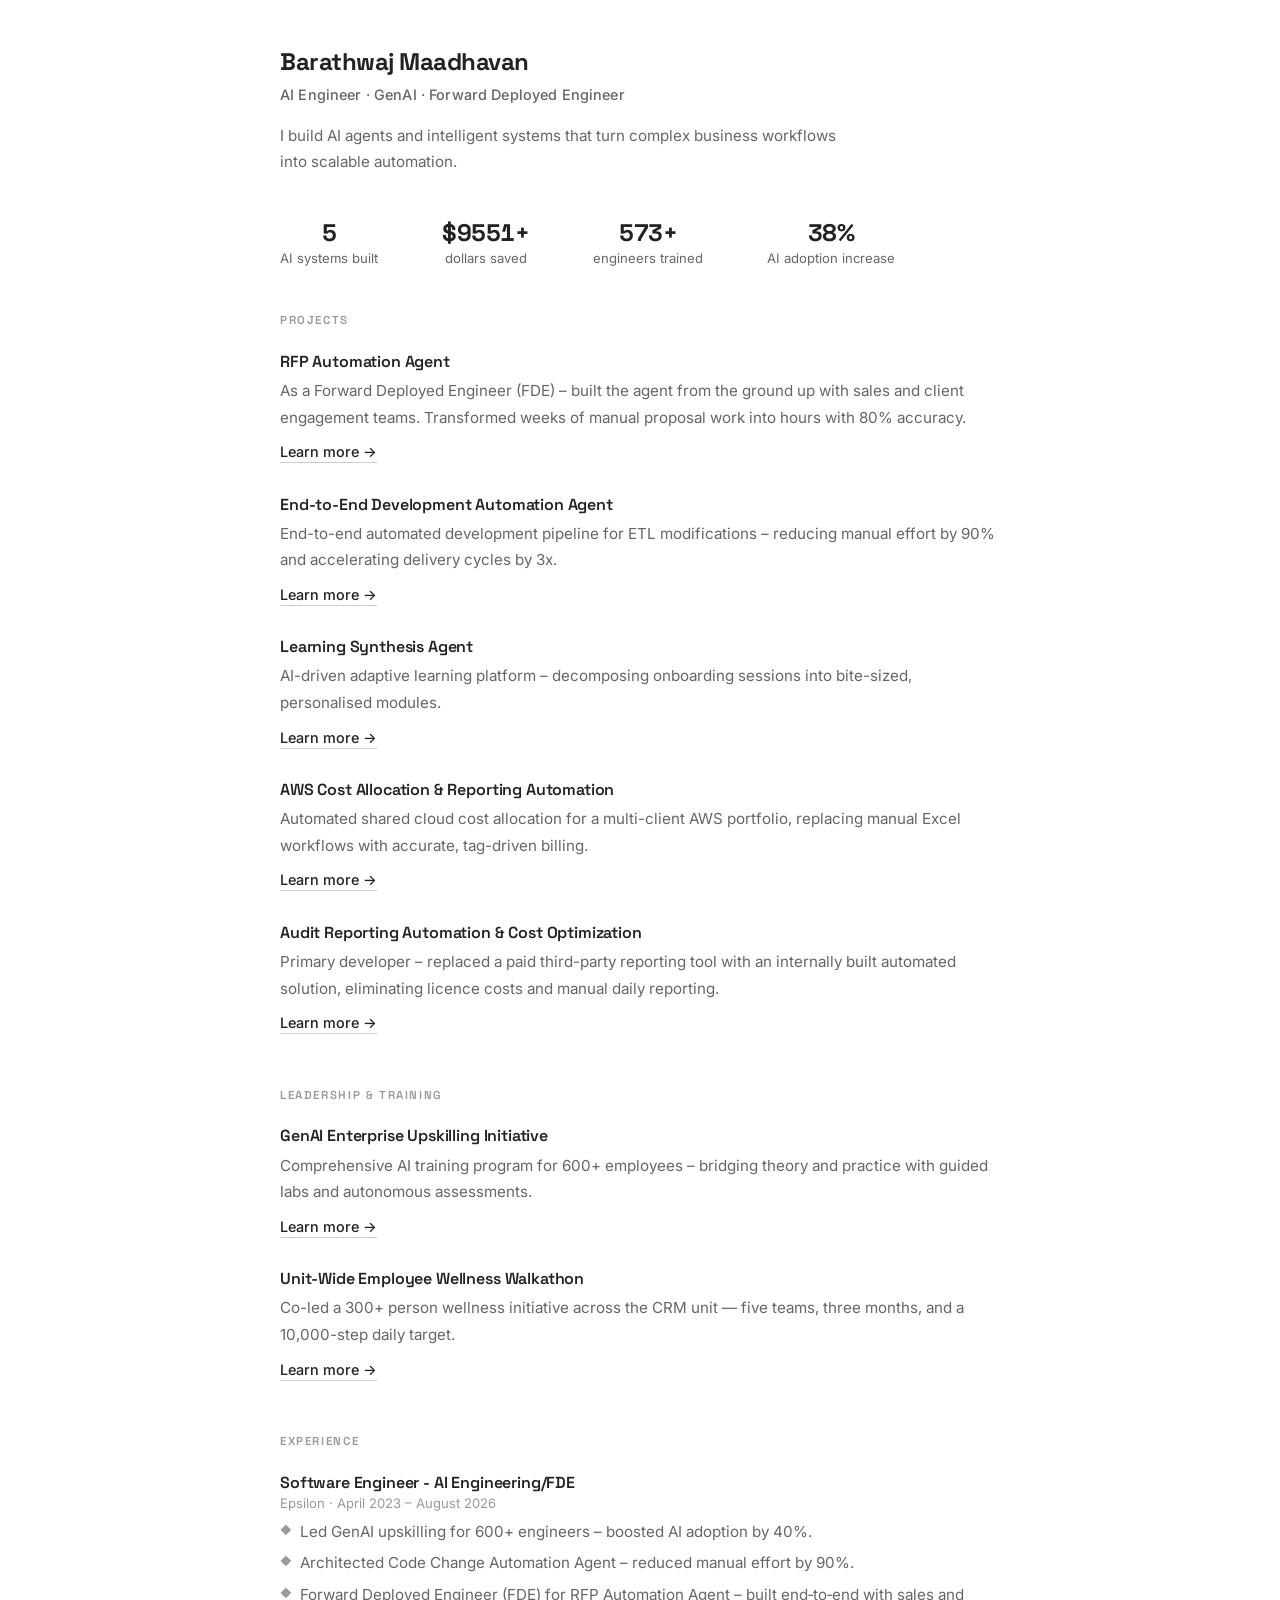
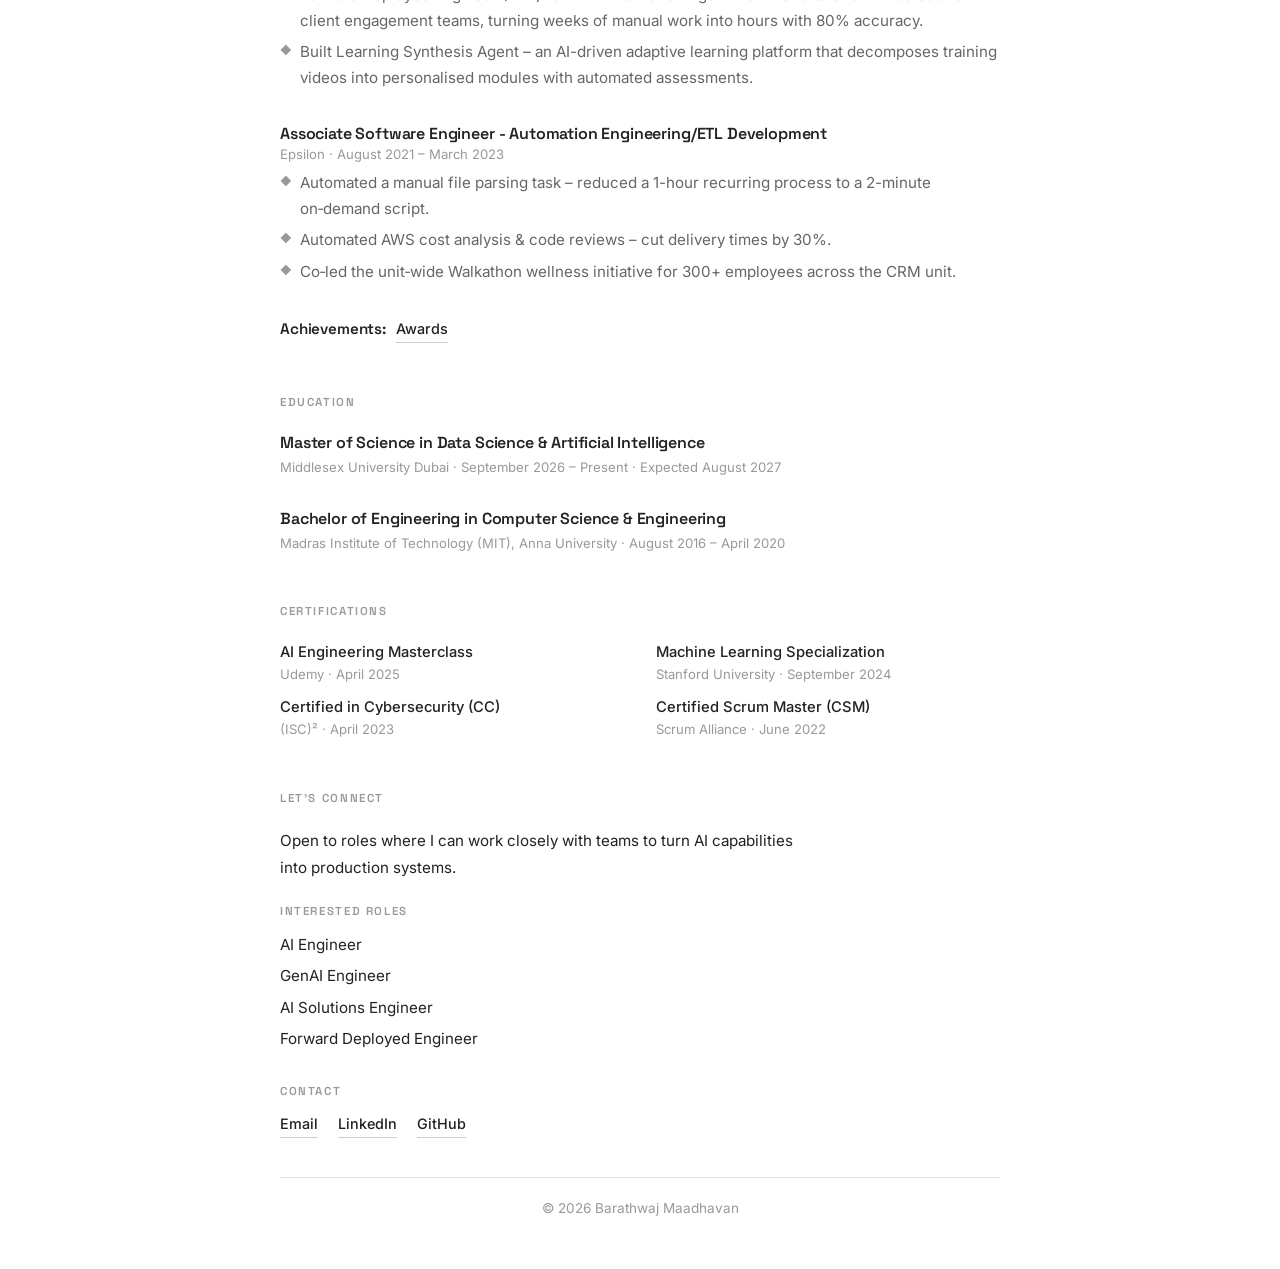
<file: index.html>
<!DOCTYPE html>
<html lang="en">

    <head>
        <link rel="icon" type="image/x-icon" href="assets/images/favicon.ico" />
        <meta charset="UTF-8" />
        <meta name="viewport" content="width=device-width, initial-scale=1.0" />
        <title>Barathwaj Maadhavan | AI Engineer · GenAI · Forward Deployed Engineer</title>

        <!-- Google Fonts -->
        <link rel="preconnect" href="https://fonts.googleapis.com" />
        <link rel="preconnect" href="https://fonts.gstatic.com" crossorigin />
        <link
            href="https://fonts.googleapis.com/css2?family=Inter:wght@300;400;500;600&family=Space+Grotesk:wght@400;500;600;700&display=swap"
            rel="stylesheet" />

        <!-- Font Awesome -->
        <link rel="stylesheet" href="https://cdnjs.cloudflare.com/ajax/libs/font-awesome/6.0.0-beta3/css/all.min.css" />

        <!-- Custom Styles -->
        <link rel="stylesheet" href="styles.css" />
    </head>

    <body>
        <!-- ===== MAIN CONTAINER ===== -->
        <main class="container">

            <!-- ===== HEADER ===== -->
            <header class="header">
                <h1>Barathwaj Maadhavan</h1>
                <p class="tagline">AI Engineer · GenAI · Forward Deployed Engineer</p>
                <p class="bio">
                    I build AI agents and intelligent systems that turn complex business workflows into scalable
                    automation.
                </p>
            </header>

            <!-- ===== SELECTED IMPACT ===== -->
            <section class="impact">
                <div class="impact-row">
                    <div class="impact-stat">
                        <span class="impact-value" data-target="5">0</span>
                        <span class="impact-label">AI systems built</span>
                    </div>
                    <div class="impact-stat">
                        <span class="impact-value" data-prefix="$" data-target="10000" data-suffix="+">0</span>
                        <span class="impact-label">dollars saved</span>
                    </div>
                    <div class="impact-stat">
                        <span class="impact-value" data-target="600" data-suffix="+">0</span>
                        <span class="impact-label">engineers trained</span>
                    </div>
                    <div class="impact-stat">
                        <span class="impact-value" data-target="40" data-suffix="%">0</span>
                        <span class="impact-label">AI adoption increase</span>
                    </div>
                </div>
            </section>

            <!-- ===== PROJECTS ===== -->
            <section class="projects" id="projects" style="scroll-margin-top: 80px;">
                <h2>Projects</h2>

                <div class="project-item">
                    <h3>RFP Automation Agent</h3>
                    <p>As a Forward Deployed Engineer (FDE) – built the agent from the ground up with sales and client
                        engagement teams.
                        Transformed weeks of
                        manual proposal work into hours with 80% accuracy.</p>
                    <a href="projects/rfp-automation.html">Learn more →</a>
                </div>

                <div class="project-item">
                    <h3>End-to-End Development Automation Agent</h3>
                    <p>End-to-end automated development pipeline for ETL modifications – reducing manual effort by 90%
                        and accelerating
                        delivery cycles by 3x.</p>
                    <a href="projects/end-to-end-dev-agent.html">Learn more →</a>
                </div>

                <div class="project-item">
                    <h3>Learning Synthesis Agent</h3>
                    <p>AI-driven adaptive learning platform – decomposing onboarding sessions into bite-sized,
                        personalised modules.</p>
                    <a href="projects/learning-synthesis-agent.html">Learn more →</a>
                </div>

                <div class="project-item">
                    <h3>AWS Cost Allocation &amp; Reporting Automation</h3>
                    <p>Automated shared cloud cost allocation for a multi-client AWS portfolio, replacing manual Excel
                        workflows with accurate, tag-driven billing.</p>
                    <a href="projects/aws-cost-allocation.html">Learn more →</a>
                </div>

                <div class="project-item">
                    <h3>Audit Reporting Automation &amp; Cost Optimization</h3>
                    <p>Primary developer – replaced a paid third-party reporting tool with an internally built automated
                        solution,
                        eliminating licence costs and manual daily reporting.</p>
                    <a href="projects/audit-reporting-automation.html">Learn more →</a>
                </div>
            </section>

            <!-- ===== LEADERSHIP ===== -->
            <section class="leadership" id="leadership" style="scroll-margin-top: 80px;">
                <h2>Leadership &amp; Training</h2>

                <div class="project-item">
                    <h3>GenAI Enterprise Upskilling Initiative</h3>
                    <p>Comprehensive AI training program for 600+ employees – bridging theory and practice with guided
                        labs and
                        autonomous assessments.</p>
                    <a href="projects/genai-upskilling.html">Learn more →</a>
                </div>

                <div class="project-item">
                    <h3>Unit-Wide Employee Wellness Walkathon</h3>
                    <p>Co-led a 300+ person wellness initiative across the CRM unit — five teams, three months, and a
                        10,000-step daily
                        target.</p>
                    <a href="projects/walkathon.html">Learn more →</a>
                </div>
            </section>

            <!-- ===== EXPERIENCE ===== -->
            <section class="experience">
                <h2>Experience</h2>

                <div class="exp-item">
                    <h3>Software Engineer - AI Engineering/FDE</h3>
                    <p class="exp-meta">Epsilon · April 2023 – August 2026</p>
                    <ul>
                        <li>Led GenAI upskilling for 600+ engineers – boosted AI adoption by 40%.</li>
                        <li>Architected Code Change Automation Agent – reduced manual effort by 90%.</li>
                        <li>Forward Deployed Engineer (FDE) for RFP Automation Agent – built end‑to‑end with sales and
                            client
                            engagement teams, turning weeks of manual work into hours with 80% accuracy.</li>
                        <li>Built Learning Synthesis Agent – an AI-driven adaptive learning platform that decomposes
                            training videos
                            into personalised modules with automated assessments.</li>
                    </ul>
                </div>

                <div class="exp-item">
                    <h3>Associate Software Engineer - Automation Engineering/ETL Development</h3>
                    <p class="exp-meta">Epsilon · August 2021 – March 2023</p>
                    <ul>
                        <li>Automated a manual file parsing task – reduced a 1-hour recurring process to a 2-minute
                            on‑demand
                            script.</li>
                        <li>Automated AWS cost analysis &amp; code reviews – cut delivery times by 30%.</li>
                        <li>Co‑led the unit‑wide Walkathon wellness initiative for 300+ employees across the CRM unit.
                        </li>
                    </ul>
                </div>

                <div class="achievements-row">
                    <h3>Achievements:</h3>
                    <a href="awards.html">Awards</a>
                </div>

            </section>

            <!-- ===== EDUCATION ===== -->
            <section class="education">
                <h2>Education</h2>

                <div class="edu-item">
                    <h3>Master of Science in Data Science &amp; Artificial Intelligence</h3>
                    <p class="edu-meta">Middlesex University Dubai · September 2026 – Present · Expected August 2027</p>
                </div>

                <div class="edu-item">
                    <h3>Bachelor of Engineering in Computer Science &amp; Engineering</h3>
                    <p class="edu-meta">Madras Institute of Technology (MIT), Anna University · August 2016 – April 2020
                    </p>
                </div>
            </section>

            <!-- ===== CERTIFICATIONS ===== -->
            <section class="certifications">
                <h2>Certifications</h2>

                <div class="cert-grid">
                    <div class="cert-badge">
                        <span class="cert-name">AI Engineering Masterclass</span>
                        <span class="cert-issuer">Udemy · April 2025</span>
                    </div>

                    <div class="cert-badge">
                        <span class="cert-name">Machine Learning Specialization</span>
                        <span class="cert-issuer">Stanford University · September 2024</span>
                    </div>

                    <div class="cert-badge">
                        <span class="cert-name">Certified in Cybersecurity (CC)</span>
                        <span class="cert-issuer">(ISC)² · April 2023</span>
                    </div>

                    <div class="cert-badge">
                        <span class="cert-name">Certified Scrum Master (CSM)</span>
                        <span class="cert-issuer">Scrum Alliance · June 2022</span>
                    </div>
                </div>
            </section>

            <!-- ===== LET'S CONNECT ===== -->
            <section class="contact">
                <h2>Let's Connect</h2>

                <p class="contact-intro">Open to roles where I can work closely with teams to turn AI capabilities into
                    production
                    systems.</p>

                <p class="roles-label">Interested roles</p>

                <ul class="role-list">
                    <li>AI Engineer</li>
                    <li>GenAI Engineer</li>
                    <li>AI Solutions Engineer</li>
                    <li>Forward Deployed Engineer</li>
                </ul>

                <p class="roles-label">Contact</p>

                <div class="contact-links">
                    <a href="mailto:maadhavanbarathwaj@gmail.com">Email</a>
                    <a href="https://www.linkedin.com/in/barathwaj-m/">LinkedIn</a>
                    <a href="https://github.com/maadybarry">GitHub</a>
                </div>
            </section>
        </main>

        <!-- ===== FOOTER ===== -->
        <footer class="footer">
            <p>&copy; 2026 Barathwaj Maadhavan</p>
        </footer>

        <script src="script.js"></script>

        <!-- ===== FLOATING RESUME BUBBLE ===== -->
        <a href="assets/resume.pdf" download="Barathwaj_Maadhavan_Resume.pdf" class="resume-float"
            aria-label="Download Resume" title="Download Resume">
            <i class="fas fa-download"></i>
            <span class="resume-float-text">Resume</span>
        </a>

    </body>

</html>
</file>
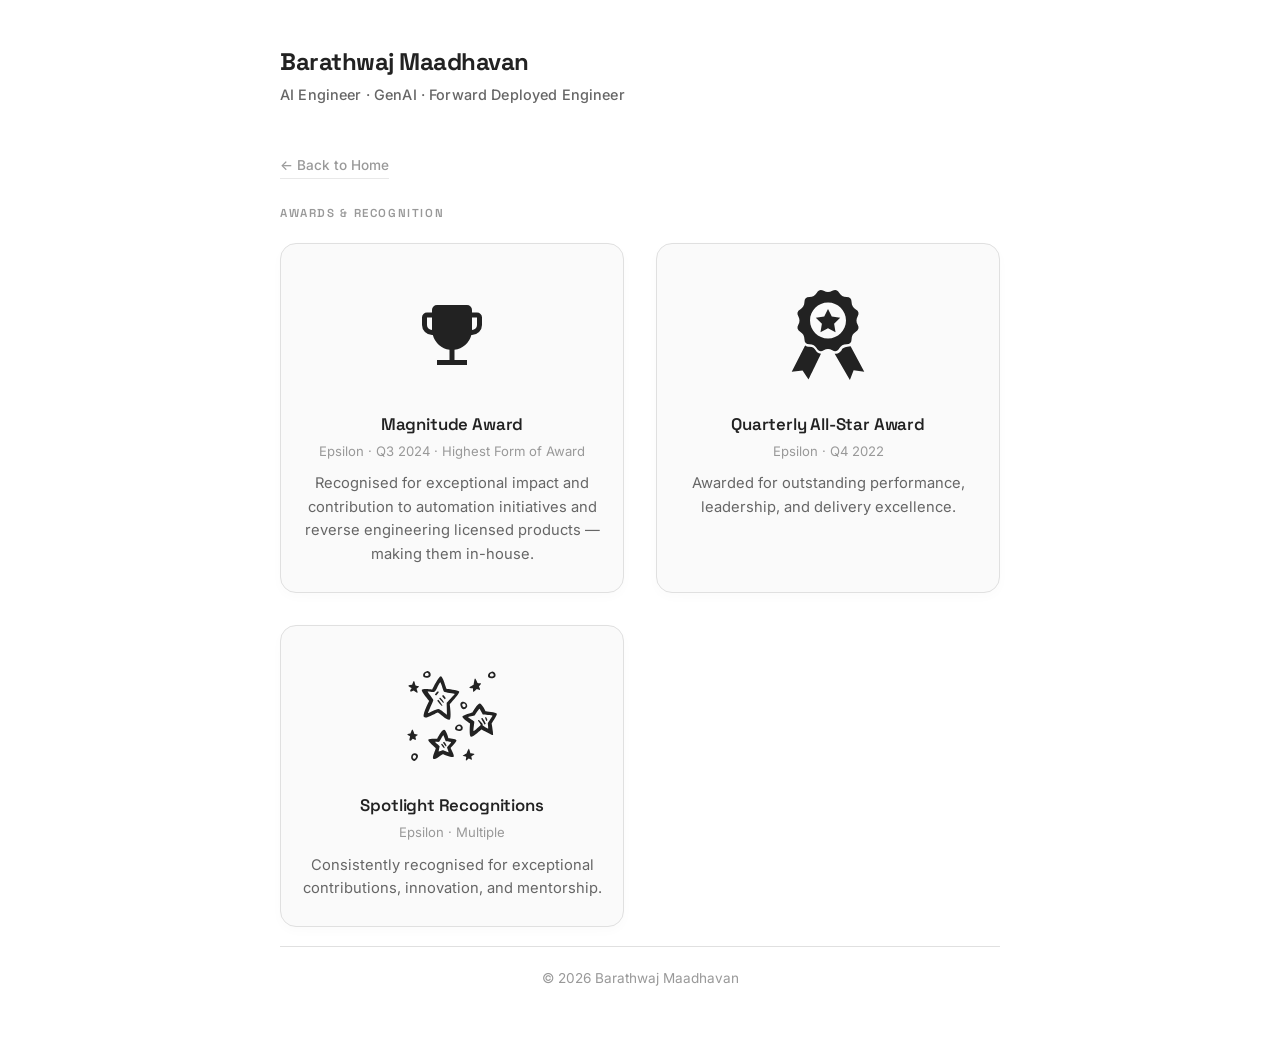
<file: awards.html>
<!DOCTYPE html>
<html lang="en">

    <head>
        <link rel="icon" type="image/x-icon" href="assets/images/favicon.ico" />
        <meta charset="UTF-8" />
        <meta name="viewport" content="width=device-width, initial-scale=1.0" />
        <title>Awards · Barathwaj Maadhavan</title>

        <!-- Google Fonts -->
        <link rel="preconnect" href="https://fonts.googleapis.com" />
        <link rel="preconnect" href="https://fonts.gstatic.com" crossorigin />
        <link
            href="https://fonts.googleapis.com/css2?family=Inter:wght@300;400;500;600&family=Space+Grotesk:wght@400;500;600;700&display=swap"
            rel="stylesheet" />

        <!-- Custom Styles -->
        <link rel="stylesheet" href="styles.css" />
    </head>

    <body>

        <main class="container">

            <header class="header">
                <h1>Barathwaj Maadhavan</h1>
                <p class="tagline">AI Engineer · GenAI · Forward Deployed Engineer</p>
            </header>

            <a href="index.html" class="back-button">
                &larr; Back to Home
            </a>

            <section class="awards-page">
                <h2>Awards &amp; Recognition</h2>

                <div class="awards-grid">

                    <div class="award-card">
                        <div class="award-visual trophy-container">
                            <div class="trophy">
                                <svg fill="currentColor" viewBox="0 0 32 32" xmlns="http://www.w3.org/2000/svg">
                                    <path
                                        d="M26,7H24V6a2.0023,2.0023,0,0,0-2-2H10A2.0023,2.0023,0,0,0,8,6V7H6A2.0023,2.0023,0,0,0,4,9v3a4.0045,4.0045,0,0,0,4,4h.322A8.1689,8.1689,0,0,0,15,21.9341V26H10v2H22V26H17V21.9311A7.9661,7.9661,0,0,0,23.74,16H24a4.0045,4.0045,0,0,0,4-4V9A2.0023,2.0023,0,0,0,26,7ZM8,14a2.0023,2.0023,0,0,1-2-2V9H8Zm18-2a2.0023,2.0023,0,0,1-2,2V9h2Z" />
                                </svg>
                            </div>
                        </div>
                        <h3>Magnitude Award</h3>
                        <p class="award-meta">Epsilon · Q3 2024 · Highest Form of Award</p>
                        <p class="award-desc">Recognised for exceptional impact and contribution to automation
                            initiatives and reverse engineering licensed products — making them in-house.</p>
                    </div>

                    <div class="award-card">
                        <div class="award-visual star-container">
                            <div class="star">
                                <svg fill="currentColor" viewBox="0 0 23.382 23.382" xmlns="http://www.w3.org/2000/svg">
                                    <path
                                        d="M14.58,15.181c0.438-0.732,1.082-1.107,1.936-1.117c0.854-0.01,1.285-0.445,1.299-1.301 c0.012-0.852,0.383-1.496,1.115-1.932c0.734-0.438,0.893-1.027,0.475-1.773c-0.416-0.744-0.416-1.488,0-2.234 c0.418-0.744,0.26-1.332-0.475-1.77c-0.732-0.439-1.104-1.082-1.115-1.938c-0.014-0.852-0.445-1.287-1.299-1.297 c-0.854-0.012-1.498-0.385-1.936-1.117c-0.438-0.734-1.027-0.893-1.771-0.475c-0.744,0.416-1.49,0.416-2.234,0 C9.83-0.19,9.241-0.032,8.803,0.702C8.366,1.435,7.721,1.808,6.868,1.819c-0.852,0.01-1.285,0.445-1.297,1.297 C5.557,3.972,5.186,4.614,4.454,5.054C3.72,5.492,3.559,6.079,3.979,6.824c0.418,0.746,0.418,1.49,0,2.234 c-0.42,0.746-0.26,1.336,0.475,1.773c0.732,0.436,1.104,1.08,1.117,1.932c0.012,0.855,0.445,1.291,1.297,1.301 c0.854,0.01,1.498,0.385,1.936,1.117c0.438,0.734,1.027,0.893,1.771,0.473c0.744-0.412,1.49-0.412,2.234,0 C13.553,16.073,14.143,15.915,14.58,15.181z M11.694,12.614c-2.582,0-4.674-2.092-4.674-4.674c0-2.58,2.092-4.672,4.674-4.672 c2.58,0,4.672,2.092,4.672,4.672C16.366,10.522,14.274,12.614,11.694,12.614z" />
                                    <path
                                        d="M6.793,14.749c-0.898,0-1.018-0.418-1.018-0.418l-3.507,6.893l2.812-0.316l1.555,2.34c0,0,3.24-6.76,3.24-6.715 C8.196,16.491,8.864,14.794,6.793,14.749z" />
                                    <path
                                        d="M17.563,14.601c-2.562,0.268-2.041,0.904-2.627,1.398c-0.674,0.719-1.516,0.578-1.516,0.578l3.955,6.805l0.973-2.52 l2.766,0.361L17.563,14.601z" />
                                    <polygon
                                        points="12.67,6.909 11.692,4.929 10.713,6.909 8.524,7.229 10.106,8.772 9.733,10.954 11.692,9.925 13.651,10.954 13.278,8.772 14.86,7.229" />
                                </svg>
                            </div>
                        </div>
                        <h3>Quarterly All-Star Award</h3>
                        <p class="award-meta">Epsilon · Q4 2022</p>
                        <p class="award-desc">Awarded for outstanding performance, leadership, and delivery excellence.
                        </p>
                    </div>

                    <div class="award-card spotlight-card">
                        <div class="award-visual spotlight-container">
                            <div class="spotlight-frame">
                                <svg fill="currentColor" viewBox="0 0 64 64" xmlns="http://www.w3.org/2000/svg">
                                    <path
                                        d="m24.58 18.8c-.29-.17-1.68 1.66-1.71 1.79s.5.5.67.5a9.25 9.25 0 0 0 1.33-1.58c.13-.25 0-.51-.29-.71zm2 7.91c.13 0 .21-.16.29-.37a23.13 23.13 0 0 0 -2.12-3c-.13.25-.67.29-.63.54a20.91 20.91 0 0 0 2.5 2.83zm1-2.16a9.39 9.39 0 0 0 -1.79-2.29c-.25-.05-.73.21-.67.33.17.29 2.21 2.5 2.21 2.5a1.28 1.28 0 0 0 .33-.54zm.63-1.5c.21 0 .29-.21.37-.5s-.87-1.54-1.08-1.63-.87.27-.79.38 1.37 1.79 1.58 1.75zm-1.46 23.75c-.13.08-.55.29-.55.41a15.67 15.67 0 0 0 1.55 2c.12.09.29-.21.33-.46a5.36 5.36 0 0 0 -1.33-1.95zm1-1c-.13.08-.54.29-.54.41a15.58 15.58 0 0 0 1.54 2c.12.08.29-.21.33-.46a5.24 5.24 0 0 0 -1.29-1.99zm-16.75-1.63c.13-.12 1.38.75 1.67.54s-.21-1.45-.21-1.58 1.38-.92 1.29-1.12-1.79-.38-1.79-.38-.75-2.42-1.08-2.42-1 2-1 2.17c0 0-1.71.17-1.71.5s1.46.75 1.46.92-.38 2.12-.38 2.12a2.73 2.73 0 0 0 .67.29c.24.09.91-.91 1.08-1.04zm9.63-33.79c.17-1.25-.65-2.58-2.08-2.29-1.88.37-2.38 2.29-1.55 3.08s3.41.46 3.58-.79zm-2.09-1.38c.71-.14 1.11.51 1 1.13s-1.38.78-1.79.39-.14-1.37.79-1.52zm24.79 10.13c.12.17 1.58-1.29 1.79-1.46s1.58.63 1.83.46-.5-1.75-.58-1.92 1.13-1.12 1.13-1.41-1.63-.17-1.8-.34-1-2.54-1.41-2.5-.69 3.36-.79 3.42c-.38.21-2.3 1.25-2.21 1.5s1.71.29 1.83.38.08 1.74.21 1.87zm-5 9.22a1.85 1.85 0 0 0 1.67-2.55c-.8-1.74-2.78-1.78-3.36-.79s.36 3.47 1.66 3.34zm-.76-2.7c.28-.49 1.26-.47 1.66.39a.93.93 0 0 1 -.86 1.27c-.65.06-1.12-1.16-.83-1.66zm17.66-15c.17-1.25-.64-2.58-2.08-2.29-1.87.37-2.37 2.29-1.54 3.08s3.39.44 3.59-.81zm-2-1.41a.91.91 0 0 1 1 1.13c-.08.62-1.38.78-1.79.39s-.2-1.36.72-1.54zm-12.32 40.22a8.83 8.83 0 0 0 -1.16 2.59s-2 1-2 1.21 1.79.37 1.83.62-.37 1.54-.12 1.83 1.2-.87 1.41-1 1.59.8 1.79.67-.37-1.54-.37-1.71 1.83-1.08 1.71-1.37-2-.29-2.13-.38-.58-2.66-.96-2.46zm15-18.66c-.21-.88-6-1.38-6-1.38s-2-4.21-3.2-4.12-3.71 4.62-3.84 4.79c0 0-5.33 1.37-5.33 2.29s4.08 3.62 4.08 3.62-.62 6.46.38 7 5.5-3.83 5.71-3.83 5.88 3.29 6.17 3-.71-6-.75-6.13 2.99-4.37 2.78-5.24zm-4.62 8a33.74 33.74 0 0 1 -3-1.92 2.13 2.13 0 0 0 .08-.63 14 14 0 0 0 -2-2.16c-.16 0-.66.33-.5.46a11 11 0 0 1 1.5 2.25c-.08.12-3.71 3.5-3.91 3.2s.58-4.66.41-5-3-2.09-3.29-2.34 3.42-.83 3.58-1.08 2.25-3.54 2.5-3.5 1.71 3.12 1.92 3.17 5 .41 5 .66-2.5 3.84-2.5 4.09a17.54 17.54 0 0 1 .21 2.76zm-15.45-2.29c-1.91.13-2.65 2-1.92 2.86s3.37.89 3.7-.32a1.86 1.86 0 0 0 -1.78-2.54zm.81 2.13c-.16.6-1.47.6-1.83.16s0-1.35 1-1.41a.91.91 0 0 1 .83 1.25zm-5.82-4.72c1-1 0-8 0-8.12s5.54-6 5-6.84-6.58-1.37-6.79-1.5-1.88-6.62-3-6.62-4.42 6.79-4.58 7c0 0-5.05-.71-5.55.12s3.92 6 3.92 6-3.83 7.34-2.75 8.63 6.83-2.67 7.42-2.5 5.29 4.79 6.33 3.83zm-11.63-3.5c-.12-.29 3-6.71 2.84-7s-3.04-4.16-3.04-4.42 2.54.38 3.29.17 1.37-1.42 1.67-2 1.54-3.17 1.83-3.17 1.54 4.75 2 5.08 5.62 1 5.67 1.17-4.26 4.55-4.3 4.75.25 6.41.09 6.33-3.38-3-4.55-3.08-5.37 2.46-5.5 2.17zm-6.62-14.71c-.25-.12-.5-2.29-.88-2.33s-.95 2-.95 2-1.92.17-2 .54 1.71 1.21 1.71 1.33-1.05 1.13-.75 1.55 1.7-.46 1.87-.46 1.67 1.46 2 1.29-.46-2-.5-2.13 1.37-1 1.37-1.25-1.62-.41-1.87-.54zm21.79 29.17c-.21-.71-4.25-1-4.25-1s-1.21-4.62-2.42-4.54-3.45 4.42-3.62 4.83c0 0-4.42-.29-4.75.54s4 4.25 4 4.59-2.08 4.75-1.33 5.54 4.71-2.46 5.09-2.5 5 2.08 5.75 1.42-1.59-4.46-1.55-4.76 3.29-3.41 3.08-4.12zm-5 4a15.72 15.72 0 0 1 .83 2.5c-.16 0-3-1.25-3.29-1.08a6.56 6.56 0 0 1 -2 .66c-.12-.12.54-2.62.5-2.83s-2.41-2.13-2.41-2.29 2 .12 2.16-.08 2-3.59 2.21-3.55 1.21 3.21 1.33 3.25 2.8.25 2.84.55-2.25 2.54-2.17 2.87zm-18.88 3.95c-.85 1.72.36 3.28 1.5 3.11s2.47-2.46 1.58-3.36a1.85 1.85 0 0 0 -3.08.25zm1.46 2c-.56.08-1.16-.69-.74-1.53a.91.91 0 0 1 1.52-.13c.44.48-.22 1.61-.73 1.7zm36.3-21.74c-.17-.08-.71.33-.71.33.16.09 1.83 3.17 1.83 3.17s.54-.17.63-.42a14.35 14.35 0 0 0 -1.75-3.04zm1.37-.29c.08.25.54 1.71.63 1.83s.41-.25.58-.37-.38-1.21-.54-1.42-.75-.24-.67 0z" />
                                </svg>
                            </div>
                        </div>
                        <h3>Spotlight Recognitions</h3>
                        <p class="award-meta">Epsilon · Multiple</p>
                        <p class="award-desc">Consistently recognised for exceptional contributions, innovation, and
                            mentorship.</p>
                    </div>

                </div>
            </section>

            <footer class="footer">
                <p>&copy; 2026 Barathwaj Maadhavan</p>
            </footer>

        </main>

        <script>
            document.addEventListener('DOMContentLoaded', () => {
                const cards = document.querySelectorAll('.award-card');
                cards.forEach(card => {
                    card.addEventListener('mousemove', (e) => {
                        const rect = card.getBoundingClientRect();
                        const x = (e.clientX - rect.left) / rect.width - 0.5;
                        const y = (e.clientY - rect.top) / rect.height - 0.5;
                        card.style.transform = `perspective(600px) rotateX(${y * -12}deg) rotateY(${x * 12}deg) translateY(-4px)`;
                    });
                    card.addEventListener('mouseleave', () => {
                        card.style.transform = '';
                    });
                });
            });
        </script>

    </body>

</html>
</file>
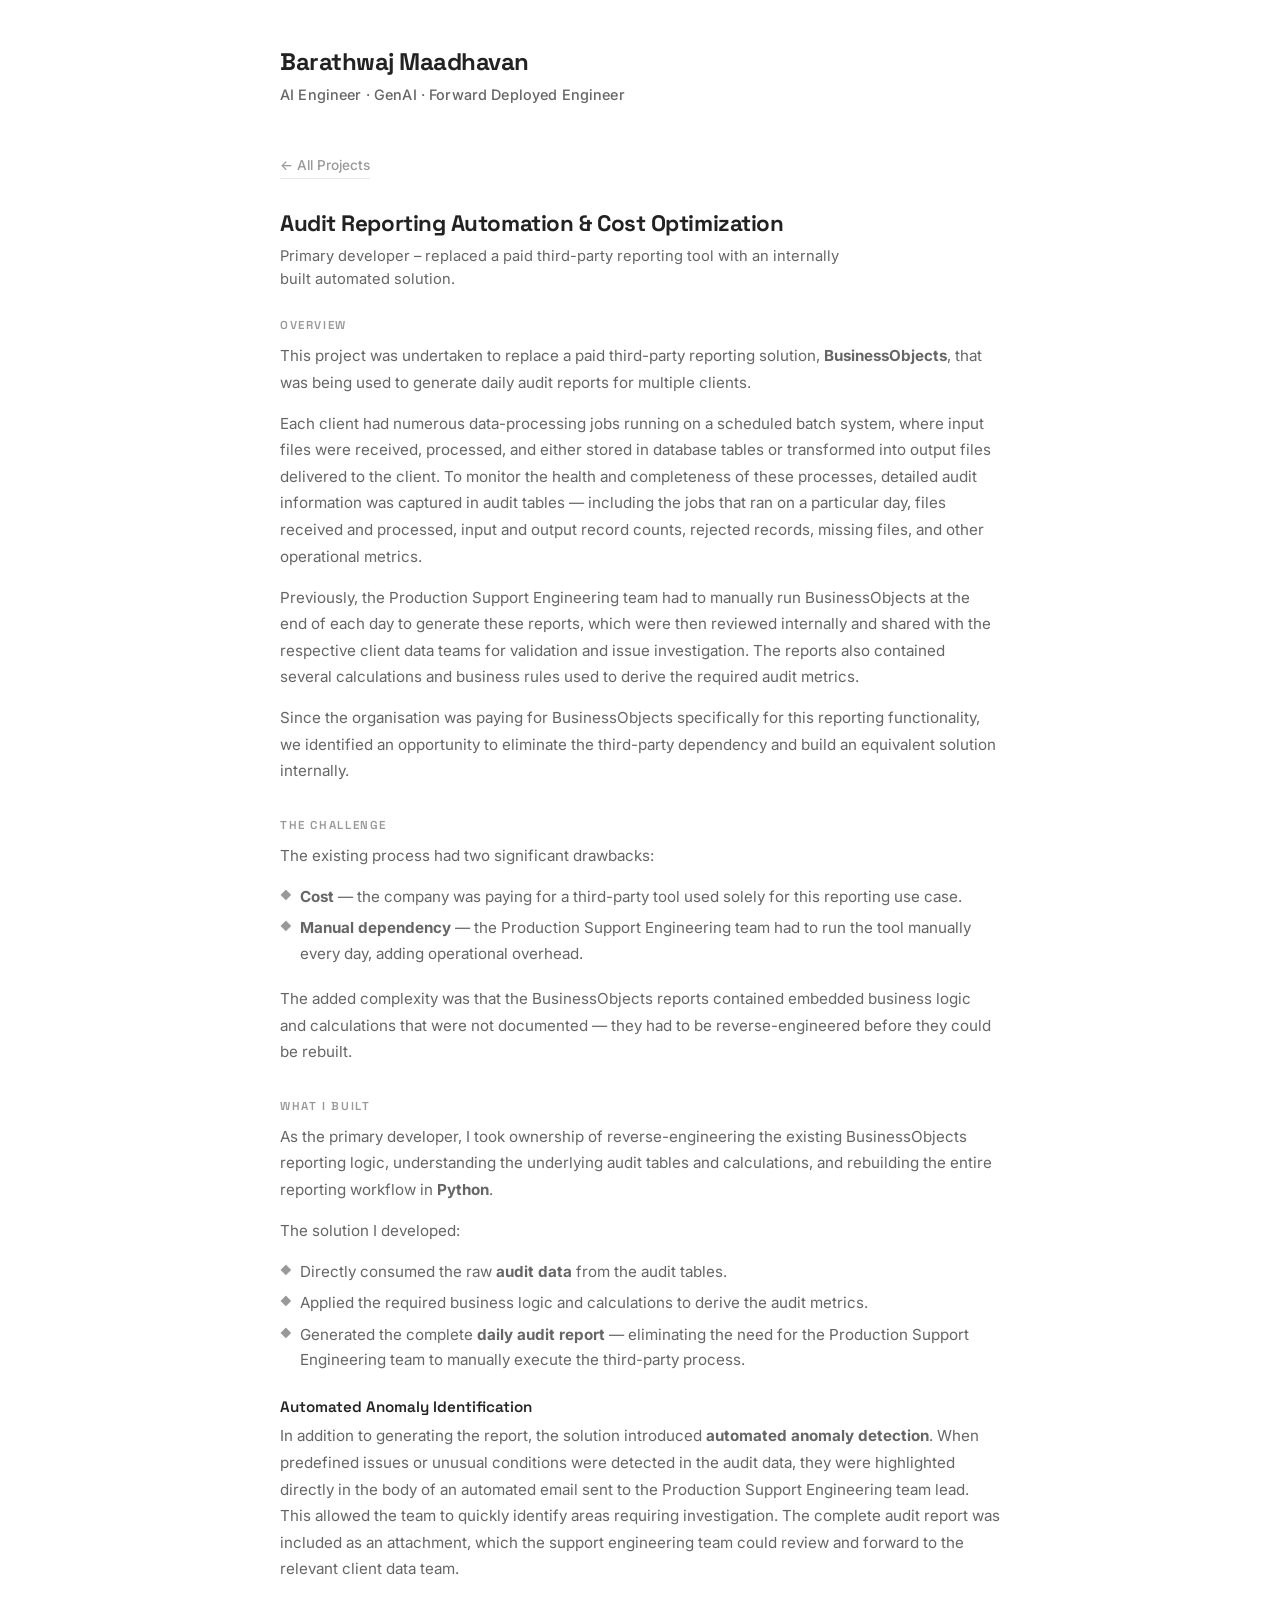
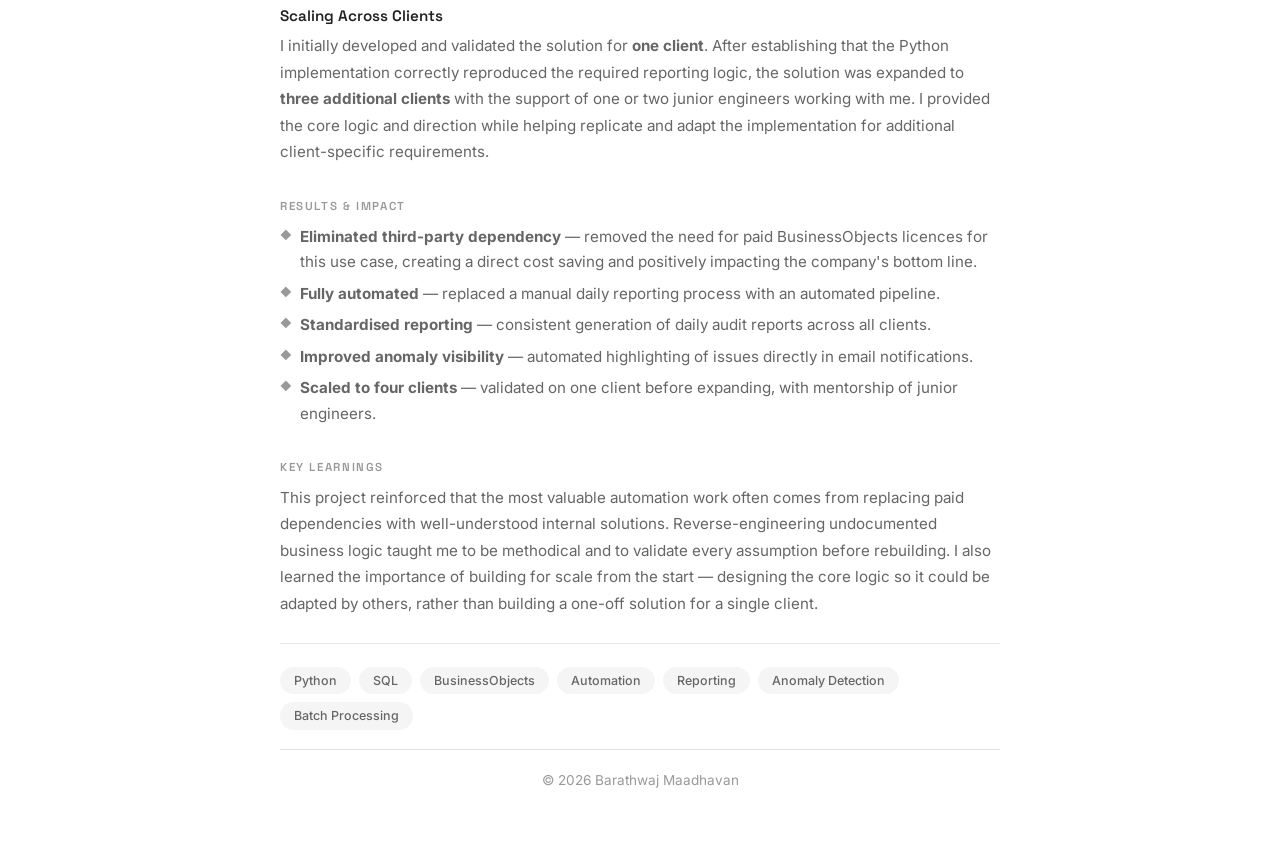
<file: projects/audit-reporting-automation.html>
<!DOCTYPE html>
<html lang="en">

    <head>
        <link rel="icon" type="image/x-icon" href="../assets/images/favicon.ico" />
        <meta charset="UTF-8" />
        <meta name="viewport" content="width=device-width, initial-scale=1.0" />
        <title>Audit Reporting Automation &amp; Cost Optimization · Barathwaj Maadhavan</title>

        <!-- Google Fonts -->
        <link rel="preconnect" href="https://fonts.googleapis.com" />
        <link rel="preconnect" href="https://fonts.gstatic.com" crossorigin />
        <link
            href="https://fonts.googleapis.com/css2?family=Inter:wght@300;400;500;600&family=Space+Grotesk:wght@400;500;600;700&display=swap"
            rel="stylesheet" />

        <!-- Font Awesome -->
        
        <!-- Custom Styles -->
        <link rel="stylesheet" href="../styles.css" />
    </head>

    <body>

        <!-- ===== MAIN CONTAINER ===== -->
        <main class="container">

            <!-- ===== HEADER ===== -->
            <header class="header">
                <h1>Barathwaj Maadhavan</h1>
                <p class="tagline">AI Engineer · GenAI · Forward Deployed Engineer</p>
            </header>

            <!-- ===== BACK BUTTON ===== -->
            <a href="../index.html#projects" class="back-button">
                &larr; All Projects
            </a>

            <!-- ===== PROJECT CONTENT ===== -->
            <section class="project-detail">
                <h2 class="project-title">Audit Reporting Automation &amp; Cost Optimization</h2>
                <p class="project-subtitle">Primary developer – replaced a paid
                    third-party reporting tool with an internally built automated solution.</p>

                <!-- ===== OVERVIEW ===== -->
                <div class="project-description">

                    <h3>Overview</h3>
                    <p>
                        This project was undertaken to replace a paid third-party reporting solution,
                        <strong>BusinessObjects</strong>, that was being used to generate daily audit reports for
                        multiple clients.
                    </p>
                    <p>
                        Each client had numerous data-processing jobs running on a scheduled batch system, where input
                        files were received, processed, and either stored in database tables or transformed into output
                        files delivered to the client. To monitor the health and completeness of these processes,
                        detailed audit information was captured in audit tables — including the jobs that ran on a
                        particular day, files received and processed, input and output record counts, rejected records,
                        missing files, and other operational metrics.
                    </p>
                    <p>
                        Previously, the Production Support Engineering team had to manually run BusinessObjects at the
                        end of each day to generate these reports, which were then reviewed internally and shared with
                        the respective client data teams for validation and issue investigation. The reports also
                        contained several calculations and business rules used to derive the required audit metrics.
                    </p>
                    <p>
                        Since the organisation was paying for BusinessObjects specifically for this reporting
                        functionality, we identified an opportunity to eliminate the third-party dependency and build an
                        equivalent solution internally.
                    </p>

                    <h3>The Challenge</h3>
                    <p>
                        The existing process had two significant drawbacks:
                    </p>
                    <ul>
                        <li><strong>Cost</strong> — the company was paying for a third-party tool used solely for this
                            reporting use case.</li>
                        <li><strong>Manual dependency</strong> — the Production Support Engineering team had to run the
                            tool manually every day, adding operational overhead.</li>
                    </ul>
                    <p>
                        The added complexity was that the BusinessObjects reports contained embedded business logic and
                        calculations that were not documented — they had to be reverse-engineered before they could be
                        rebuilt.
                    </p>

                    <h3>What I Built</h3>
                    <p>
                        As the primary developer, I took ownership of reverse-engineering the existing BusinessObjects
                        reporting logic, understanding the underlying audit tables and calculations, and rebuilding the
                        entire reporting workflow in <strong>Python</strong>.
                    </p>
                    <p>
                        The solution I developed:
                    </p>
                    <ul>
                        <li>Directly consumed the raw <strong>audit data</strong> from the audit tables.</li>
                        <li>Applied the required business logic and calculations to derive the audit metrics.</li>
                        <li>Generated the complete <strong>daily audit report</strong> — eliminating the need for the
                            Production Support Engineering team to manually execute the third-party process.</li>
                    </ul>

                    <!-- ===== ANOMALY DETECTION ===== -->
                    <div class="phase-block">
                        <h4>Automated Anomaly Identification</h4>
                        <p>
                            In addition to generating the report, the solution introduced <strong>automated anomaly
                                detection</strong>. When predefined issues or unusual conditions were detected in the
                            audit data, they were highlighted directly in the body of an automated email sent to the
                            Production Support Engineering team lead. This allowed the team to quickly identify areas
                            requiring investigation. The complete audit report was included as an attachment, which the
                            support engineering team could review and forward to the relevant client data team.
                        </p>
                    </div>

                    <!-- ===== SCALING ===== -->
                    <div class="phase-block">
                        <h4>Scaling Across Clients</h4>
                        <p>
                            I initially developed and validated the solution for <strong>one client</strong>. After
                            establishing that the Python implementation correctly reproduced the required reporting
                            logic, the solution was expanded to <strong>three additional clients</strong> with the
                            support of one or two junior engineers working with me. I provided the core logic and
                            direction while helping replicate and adapt the implementation for additional
                            client-specific requirements.
                        </p>
                    </div>

                    <h3>Results &amp; Impact</h3>
                    <ul>
                        <li><strong>Eliminated third-party dependency</strong> — removed the need for paid
                            BusinessObjects licences for this use case, creating a direct cost saving and positively
                            impacting the company's bottom line.</li>
                        <li><strong>Fully automated</strong> — replaced a manual daily reporting process with an
                            automated pipeline.</li>
                        <li><strong>Standardised reporting</strong> — consistent generation of daily audit reports
                            across all clients.</li>
                        <li><strong>Improved anomaly visibility</strong> — automated highlighting of issues directly in
                            email notifications.</li>
                        <li><strong>Scaled to four clients</strong> — validated on one client before expanding, with
                            mentorship of junior engineers.</li>
                    </ul>

                    <h3>Key Learnings</h3>
                    <p>
                        This project reinforced that the most valuable automation work often comes from replacing paid
                        dependencies with well-understood internal solutions. Reverse-engineering undocumented business
                        logic taught me to be methodical and to validate every assumption before rebuilding. I also
                        learned the importance of building for scale from the start — designing the core logic so it
                        could be adapted by others, rather than building a one-off solution for a single client.
                    </p>

                </div>

                <!-- ===== TECH STACK ===== -->
                <div class="project-tags">
                    <span class="skill-tag">Python</span>
                    <span class="skill-tag">SQL</span>
                    <span class="skill-tag">BusinessObjects</span>
                    <span class="skill-tag">Automation</span>
                    <span class="skill-tag">Reporting</span>
                    <span class="skill-tag">Anomaly Detection</span>
                    <span class="skill-tag">Batch Processing</span>
                </div>
            </section>

            <!-- ===== FOOTER ===== -->
            <footer class="footer">
                <p>&copy; 2026 Barathwaj Maadhavan</p>
            </footer>

        </main>

    </body>

</html>
</file>
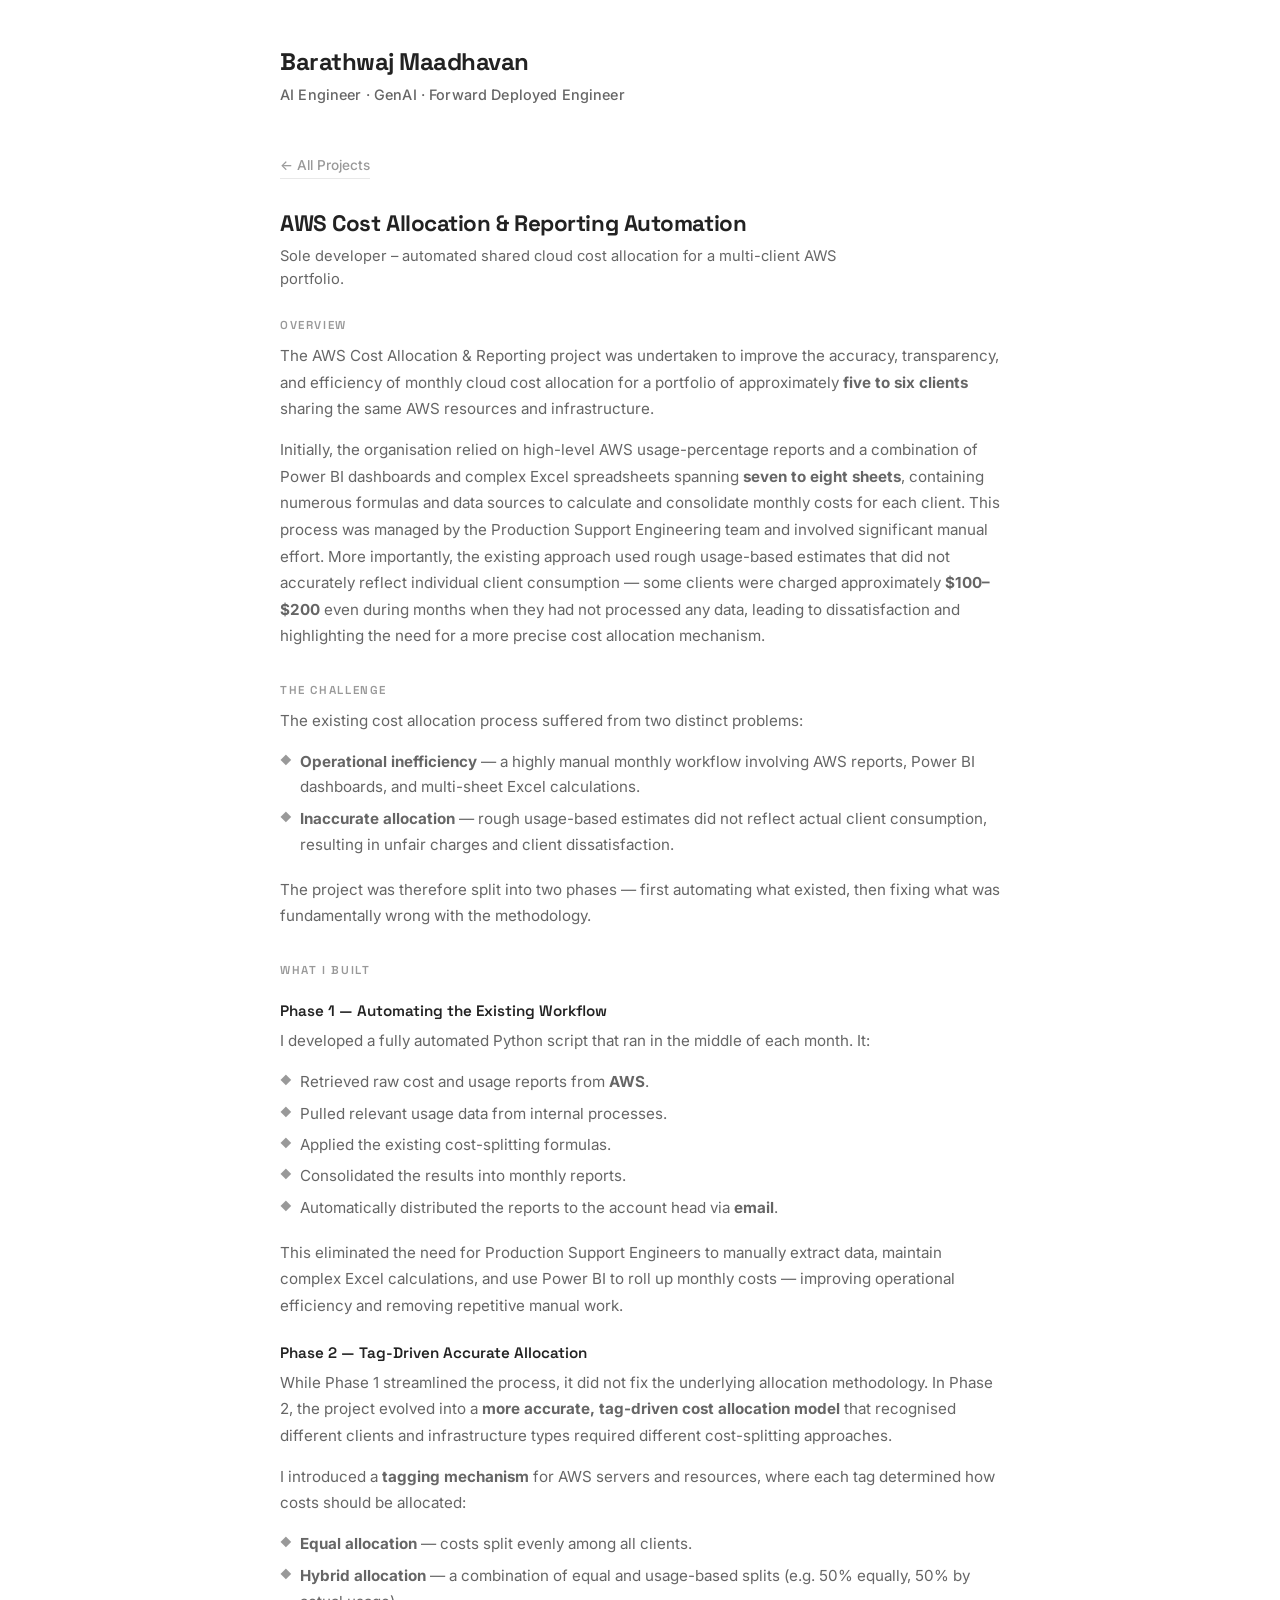
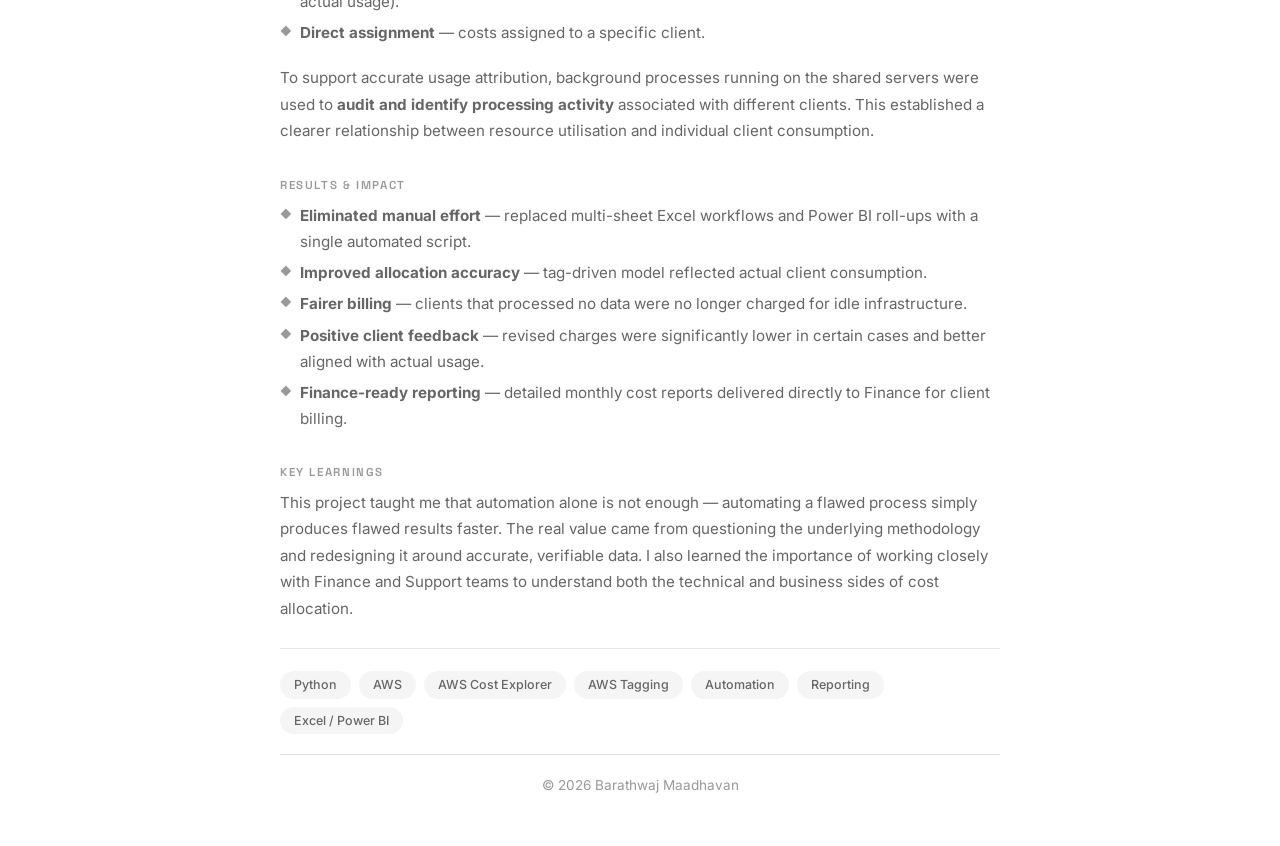
<file: projects/aws-cost-allocation.html>
<!DOCTYPE html>
<html lang="en">

    <head>
        <link rel="icon" type="image/x-icon" href="../assets/images/favicon.ico" />
        <meta charset="UTF-8" />
        <meta name="viewport" content="width=device-width, initial-scale=1.0" />
        <title>AWS Cost Allocation &amp; Reporting Automation · Barathwaj Maadhavan</title>

        <!-- Google Fonts -->
        <link rel="preconnect" href="https://fonts.googleapis.com" />
        <link rel="preconnect" href="https://fonts.gstatic.com" crossorigin />
        <link
            href="https://fonts.googleapis.com/css2?family=Inter:wght@300;400;500;600&family=Space+Grotesk:wght@400;500;600;700&display=swap"
            rel="stylesheet" />

        <!-- Font Awesome -->
        
        <!-- Custom Styles -->
        <link rel="stylesheet" href="../styles.css" />
    </head>

    <body>

        <!-- ===== MAIN CONTAINER ===== -->
        <main class="container">

            <!-- ===== HEADER ===== -->
            <header class="header">
                <h1>Barathwaj Maadhavan</h1>
                <p class="tagline">AI Engineer · GenAI · Forward Deployed Engineer</p>
            </header>

            <!-- ===== BACK BUTTON ===== -->
            <a href="../index.html#projects" class="back-button">
                &larr; All Projects
            </a>

            <!-- ===== PROJECT CONTENT ===== -->
            <section class="project-detail">
                <h2 class="project-title">AWS Cost Allocation &amp; Reporting Automation</h2>
                <p class="project-subtitle">Sole developer – automated shared cloud cost
                    allocation for a multi-client AWS portfolio.</p>

                <!-- ===== OVERVIEW ===== -->
                <div class="project-description">

                    <h3>Overview</h3>
                    <p>
                        The AWS Cost Allocation &amp; Reporting project was undertaken to improve the accuracy,
                        transparency, and efficiency of monthly cloud cost allocation for a portfolio of approximately
                        <strong>five to six clients</strong> sharing the same AWS resources and infrastructure.
                    </p>
                    <p>
                        Initially, the organisation relied on high-level AWS usage-percentage reports and a combination
                        of Power BI dashboards and complex Excel spreadsheets spanning <strong>seven to eight
                            sheets</strong>, containing numerous formulas and data sources to calculate and consolidate
                        monthly costs for each client. This process was managed by the Production Support Engineering
                        team and involved significant manual effort. More importantly, the existing approach used rough
                        usage-based estimates that did not accurately reflect individual client consumption — some
                        clients were charged approximately <strong>$100–$200</strong> even during months when they had
                        not processed any data, leading to dissatisfaction and highlighting the need for a more precise
                        cost allocation mechanism.
                    </p>

                    <h3>The Challenge</h3>
                    <p>
                        The existing cost allocation process suffered from two distinct problems:
                    </p>
                    <ul>
                        <li><strong>Operational inefficiency</strong> — a highly manual monthly workflow involving AWS
                            reports, Power BI dashboards, and multi-sheet Excel calculations.</li>
                        <li><strong>Inaccurate allocation</strong> — rough usage-based estimates did not reflect actual
                            client consumption, resulting in unfair charges and client dissatisfaction.</li>
                    </ul>
                    <p>
                        The project was therefore split into two phases — first automating what existed, then fixing
                        what was fundamentally wrong with the methodology.
                    </p>

                    <h3>What I Built</h3>

                    <!-- ===== PHASE 1 ===== -->
                    <div class="phase-block">
                        <h4>Phase 1 — Automating the Existing Workflow</h4>
                        <p>
                            I developed a fully automated Python script that ran in the middle of each month. It:
                        </p>
                        <ul>
                            <li>Retrieved raw cost and usage reports from <strong>AWS</strong>.</li>
                            <li>Pulled relevant usage data from internal processes.</li>
                            <li>Applied the existing cost-splitting formulas.</li>
                            <li>Consolidated the results into monthly reports.</li>
                            <li>Automatically distributed the reports to the account head via <strong>email</strong>.
                            </li>
                        </ul>
                        <p>
                            This eliminated the need for Production Support Engineers to manually extract data, maintain
                            complex Excel calculations, and use Power BI to roll up monthly costs — improving
                            operational efficiency and removing repetitive manual work.
                        </p>
                    </div>

                    <!-- ===== PHASE 2 ===== -->
                    <div class="phase-block">
                        <h4>Phase 2 — Tag-Driven Accurate Allocation</h4>
                        <p>
                            While Phase 1 streamlined the process, it did not fix the underlying allocation methodology.
                            In Phase 2, the project evolved into a <strong>more accurate, tag-driven cost allocation
                                model</strong> that recognised different clients and infrastructure types required
                            different cost-splitting approaches.
                        </p>
                        <p>
                            I introduced a <strong>tagging mechanism</strong> for AWS servers and resources, where each
                            tag determined how costs should be allocated:
                        </p>
                        <ul>
                            <li><strong>Equal allocation</strong> — costs split evenly among all clients.</li>
                            <li><strong>Hybrid allocation</strong> — a combination of equal and usage-based splits (e.g.
                                50% equally, 50% by actual usage).</li>
                            <li><strong>Direct assignment</strong> — costs assigned to a specific client.</li>
                        </ul>
                        <p>
                            To support accurate usage attribution, background processes running on the shared servers
                            were used to <strong>audit and identify processing activity</strong> associated with
                            different clients. This established a clearer relationship between resource utilisation and
                            individual client consumption.
                        </p>
                    </div>

                    <h3>Results &amp; Impact</h3>
                    <ul>
                        <li><strong>Eliminated manual effort</strong> — replaced multi-sheet Excel workflows and Power
                            BI roll-ups with a single automated script.</li>
                        <li><strong>Improved allocation accuracy</strong> — tag-driven model reflected actual client
                            consumption.</li>
                        <li><strong>Fairer billing</strong> — clients that processed no data were no longer charged for
                            idle infrastructure.</li>
                        <li><strong>Positive client feedback</strong> — revised charges were significantly lower in
                            certain cases and better aligned with actual usage.</li>
                        <li><strong>Finance-ready reporting</strong> — detailed monthly cost reports delivered directly
                            to Finance for client billing.</li>
                    </ul>

                    <h3>Key Learnings</h3>
                    <p>
                        This project taught me that automation alone is not enough — automating a flawed process simply
                        produces flawed results faster. The real value came from questioning the underlying methodology
                        and redesigning it around accurate, verifiable data. I also learned the importance of working
                        closely with Finance and Support teams to understand both the technical and business sides of
                        cost allocation.
                    </p>

                </div>

                <!-- ===== TECH STACK ===== -->
                <div class="project-tags">
                    <span class="skill-tag">Python</span>
                    <span class="skill-tag">AWS</span>
                    <span class="skill-tag">AWS Cost Explorer</span>
                    <span class="skill-tag">AWS Tagging</span>
                    <span class="skill-tag">Automation</span>
                    <span class="skill-tag">Reporting</span>
                    <span class="skill-tag">Excel / Power BI</span>
                </div>
            </section>

            <!-- ===== FOOTER ===== -->
            <footer class="footer">
                <p>&copy; 2026 Barathwaj Maadhavan</p>
            </footer>

        </main>

    </body>

</html>
</file>
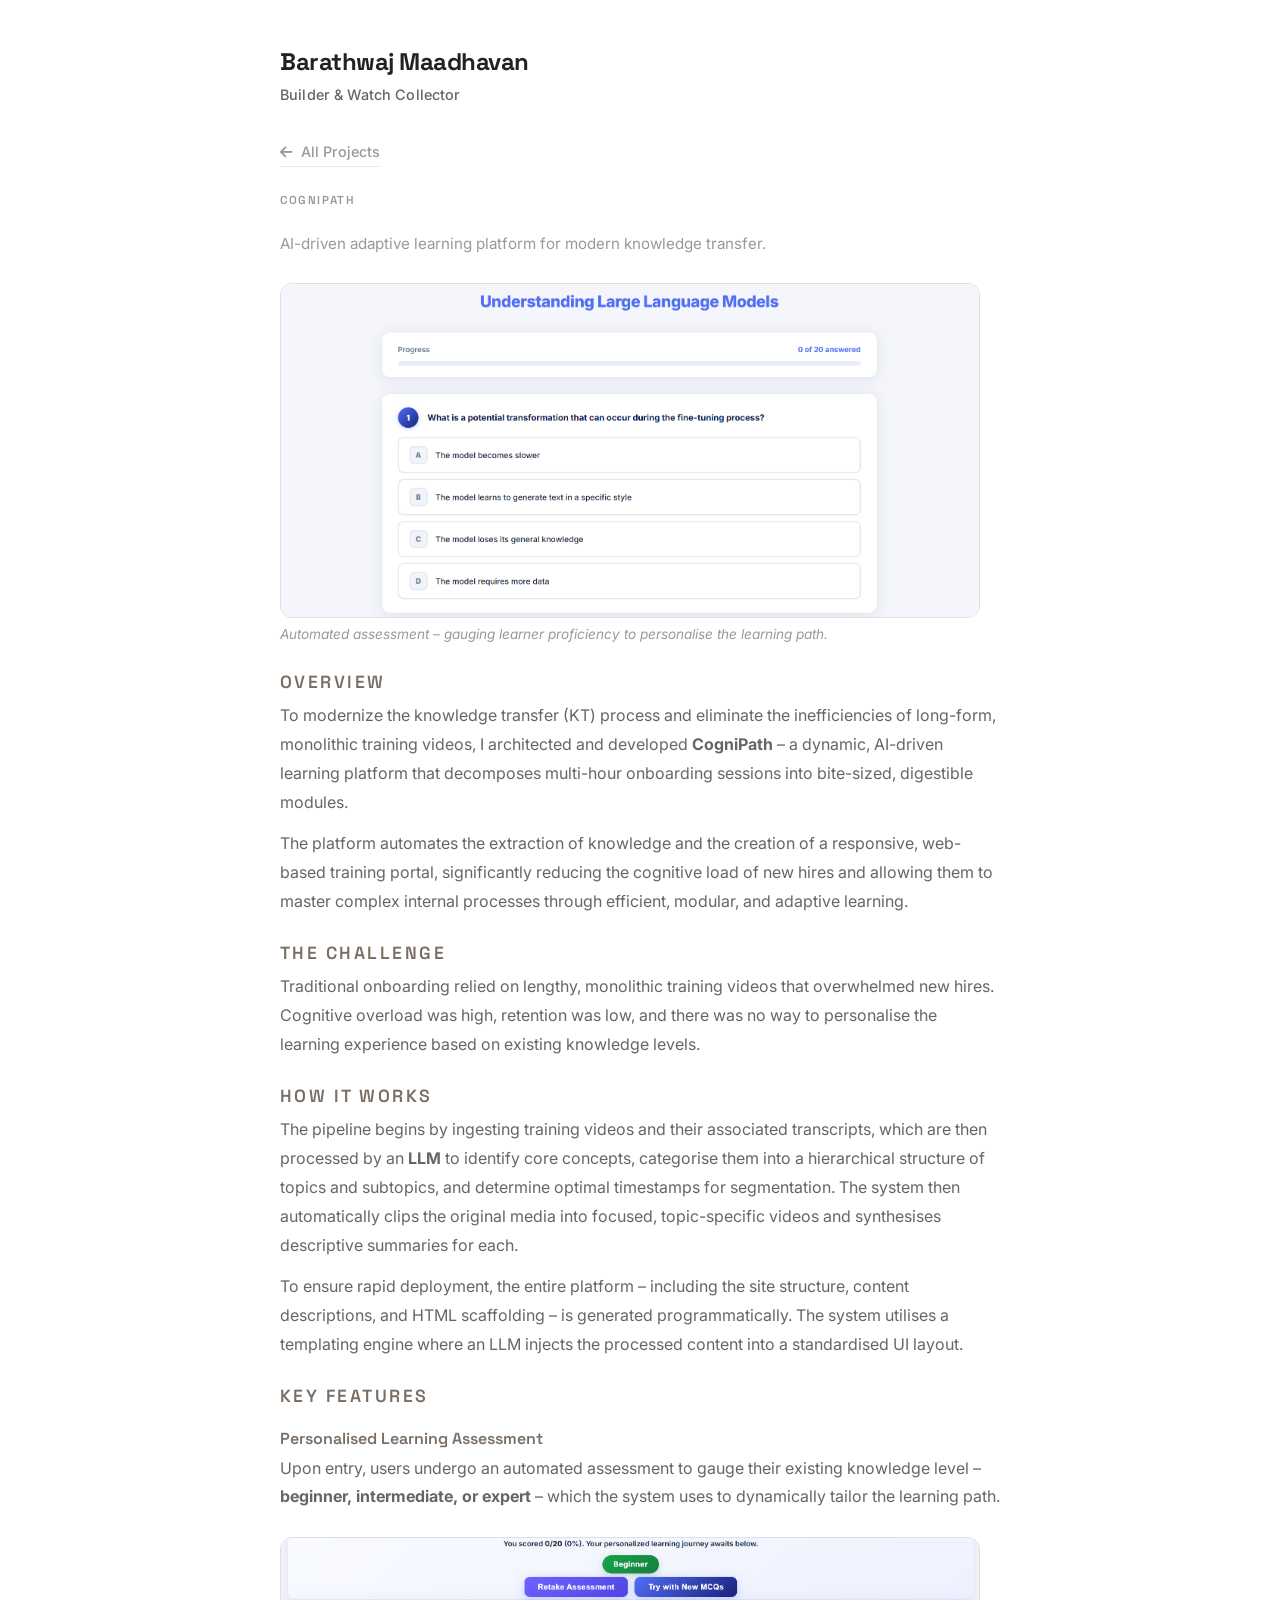
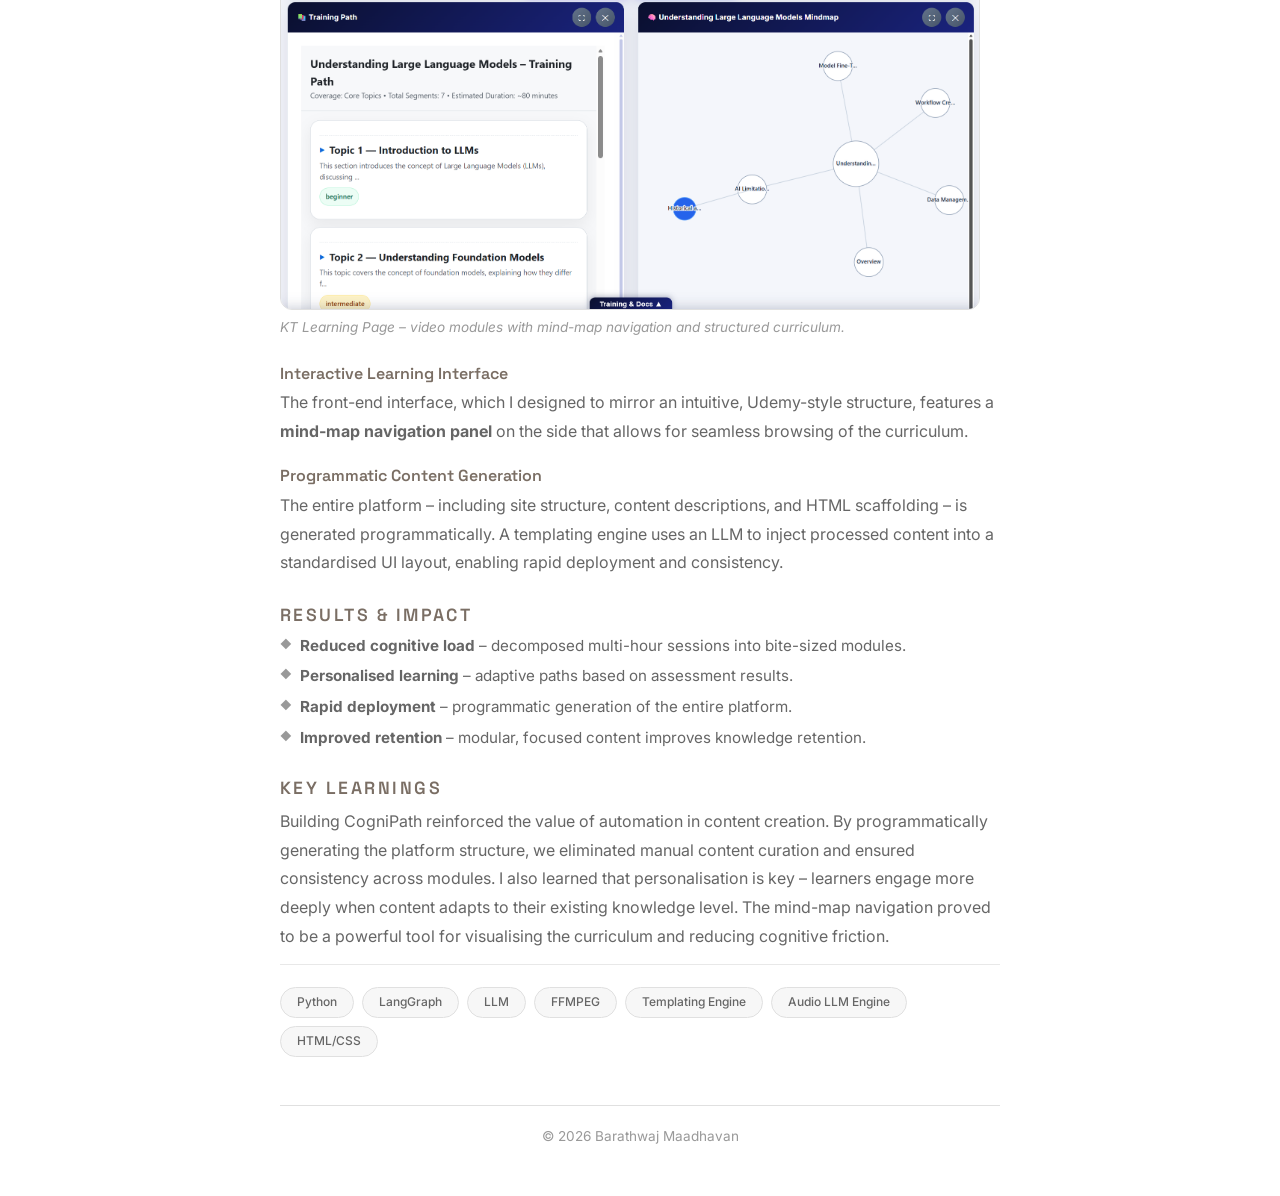
<file: projects/cognipath.html>
<!DOCTYPE html>
<html lang="en">

    <head>
        <link rel="icon" type="image/svg+xml" href="../assets/images/favicon.svg" />
        <meta charset="UTF-8" />
        <meta name="viewport" content="width=device-width, initial-scale=1.0" />
        <title>CogniPath · Barathwaj Maadhavan</title>

        <!-- Google Fonts -->
        <link rel="preconnect" href="https://fonts.googleapis.com" />
        <link rel="preconnect" href="https://fonts.gstatic.com" crossorigin />
        <link
            href="https://fonts.googleapis.com/css2?family=Inter:wght@300;400;500;600&family=Space+Grotesk:wght@400;500;600;700&display=swap"
            rel="stylesheet" />

        <!-- Font Awesome -->
        <link rel="stylesheet" href="https://cdnjs.cloudflare.com/ajax/libs/font-awesome/6.0.0-beta3/css/all.min.css" />

        <!-- Custom Styles -->
        <link rel="stylesheet" href="../styles.css" />
    </head>

    <body>

        <!-- ===== MAIN CONTAINER ===== -->
        <main class="container">

            <!-- ===== HEADER ===== -->
            <header class="header" style="margin-bottom: 2rem;">
                <h1>Barathwaj Maadhavan</h1>
                <p class="tagline">Builder &amp; Watch Collector</p>
            </header>

            <!-- ===== BACK BUTTON ===== -->
            <a href="../index.html#projects" class="back-button">
                <i class="fas fa-arrow-left"></i> All Projects
            </a>

            <!-- ===== PROJECT CONTENT ===== -->
            <section class="project-detail">
                <h2>CogniPath</h2>
                <p style="color: var(--text-muted); margin-bottom: 1.2rem;">AI-driven adaptive learning platform for
                    modern knowledge transfer.</p>

                <!-- ===== IMAGE 1: Assessment Page ===== -->
                <figure class="project-figure">
                    <img src="../assets/images/kt_ques.png"
                        alt="CogniPath automated assessment page determining learner proficiency level"
                        class="project-image" />
                    <figcaption class="project-caption">Automated assessment – gauging learner proficiency to
                        personalise the learning path.</figcaption>
                </figure>

                <!-- ===== OVERVIEW ===== -->
                <div class="project-description">

                    <h3>Overview</h3>
                    <p>
                        To modernize the knowledge transfer (KT) process and eliminate the inefficiencies of long-form,
                        monolithic training videos, I architected and developed <strong>CogniPath</strong> – a dynamic,
                        AI-driven learning platform that decomposes multi-hour onboarding sessions into bite-sized,
                        digestible modules.
                    </p>
                    <p>
                        The platform automates the extraction of knowledge and the creation of a responsive, web-based
                        training portal, significantly reducing the cognitive load of new hires and allowing them to
                        master complex internal processes through efficient, modular, and adaptive learning.
                    </p>

                    <h3>The Challenge</h3>
                    <p>
                        Traditional onboarding relied on lengthy, monolithic training videos that overwhelmed new hires.
                        Cognitive overload was high, retention was low, and there was no way to personalise the learning
                        experience based on existing knowledge levels.
                    </p>

                    <h3>How It Works</h3>
                    <p>
                        The pipeline begins by ingesting training videos and their associated transcripts, which are
                        then processed by an <strong>LLM</strong> to identify core concepts, categorise them into a
                        hierarchical structure of topics and subtopics, and determine optimal timestamps for
                        segmentation. The system then automatically clips the original media into focused,
                        topic-specific videos and synthesises descriptive summaries for each.
                    </p>
                    <p>
                        To ensure rapid deployment, the entire platform – including the site structure, content
                        descriptions, and HTML scaffolding – is generated programmatically. The system utilises a
                        templating engine where an LLM injects the processed content into a standardised UI layout.
                    </p>

                    <!-- ===== KEY FEATURES ===== -->
                    <h3>Key Features</h3>

                    <!-- ===== FEATURE 1: Assessment ===== -->
                    <div class="feature-block">
                        <h4>Personalised Learning Assessment</h4>
                        <p>
                            Upon entry, users undergo an automated assessment to gauge their existing knowledge level –
                            <strong>beginner, intermediate, or expert</strong> – which the system uses to dynamically
                            tailor the learning path.
                        </p>
                    </div>

                    <!-- ===== IMAGE 2: KT Learning Page ===== -->
                    <figure class="project-figure">
                        <img src="../assets/images/kt_plan_mindmap.png"
                            alt="CogniPath learning page with videos and mind-map navigation" class="project-image" />
                        <figcaption class="project-caption">KT Learning Page – video modules with mind-map navigation
                            and structured curriculum.</figcaption>
                    </figure>

                    <!-- ===== FEATURE 2: Learning Interface ===== -->
                    <div class="feature-block">
                        <h4>Interactive Learning Interface</h4>
                        <p>
                            The front-end interface, which I designed to mirror an intuitive, Udemy-style structure,
                            features a <strong>mind-map navigation panel</strong> on the side that allows for seamless
                            browsing of the curriculum.
                        </p>
                    </div>

                    <!-- ===== FEATURE 3: Automated Generation ===== -->
                    <div class="feature-block">
                        <h4>Programmatic Content Generation</h4>
                        <p>
                            The entire platform – including site structure, content descriptions, and HTML scaffolding –
                            is generated programmatically. A templating engine uses an LLM to inject processed content
                            into a standardised UI layout, enabling rapid deployment and consistency.
                        </p>
                    </div>

                    <h3>Results &amp; Impact</h3>
                    <ul>
                        <li><strong>Reduced cognitive load</strong> – decomposed multi-hour sessions into bite-sized
                            modules.</li>
                        <li><strong>Personalised learning</strong> – adaptive paths based on assessment results.</li>
                        <li><strong>Rapid deployment</strong> – programmatic generation of the entire platform.</li>
                        <li><strong>Improved retention</strong> – modular, focused content improves knowledge retention.
                        </li>
                    </ul>

                    <h3>Key Learnings</h3>
                    <p>
                        Building CogniPath reinforced the value of automation in content creation. By programmatically
                        generating the platform structure, we eliminated manual content curation and ensured consistency
                        across modules. I also learned that personalisation is key – learners engage more deeply when
                        content adapts to their existing knowledge level. The mind-map navigation proved to be a
                        powerful tool for visualising the curriculum and reducing cognitive friction.
                    </p>

                </div>

                <!-- ===== TECH STACK ===== -->
                <div class="project-tags">
                    <span class="skill-tag">Python</span>
                    <span class="skill-tag">LangGraph</span>
                    <span class="skill-tag">LLM</span>
                    <span class="skill-tag">FFMPEG</span>
                    <span class="skill-tag">Templating Engine</span>
                    <span class="skill-tag">Audio LLM Engine</span>
                    <span class="skill-tag">HTML/CSS</span>
                </div>
            </section>

            <!-- ===== FOOTER ===== -->
            <footer class="footer" style="margin-top: 3rem;">
                <p>&copy; 2026 Barathwaj Maadhavan</p>
            </footer>

        </main>

        <!-- ===== PAGE-SPECIFIC STYLES ===== -->
        <style>
            .back-button {
                display: inline-flex;
                align-items: center;
                gap: 8px;
                font-family: 'Inter', sans-serif;
                font-size: 0.9rem;
                color: var(--text-muted);
                text-decoration: none;
                margin-bottom: 1.2rem;
                transition: color 0.2s;
            }

            .back-button:hover {
                color: var(--text-primary);
            }

            .project-figure {
                margin: 1.6rem 0;
            }

            .project-image {
                width: 100%;
                max-width: 700px;
                border-radius: 12px;
                border: 1px solid var(--border);
                display: block;
            }

            .project-caption {
                font-family: 'Inter', sans-serif;
                font-size: 0.85rem;
                color: var(--text-muted);
                margin-top: 0.4rem;
                font-style: italic;
            }

            .project-description h3 {
                font-family: 'Space Grotesk', -apple-system, sans-serif;
                font-weight: 600;
                font-size: 1.1rem;
                color: #7a6e64;
                margin: 1.6rem 0 0.4rem;
            }

            .project-description h3:first-of-type {
                margin-top: 0;
            }

            .feature-block h4 {
                font-family: 'Space Grotesk', -apple-system, sans-serif;
                font-weight: 600;
                font-size: 1rem;
                color: #7a6e64;
                margin: 1.2rem 0 0.2rem;
            }

            .feature-block p {
                font-family: 'Inter', sans-serif;
                font-size: 1rem;
                color: var(--text-secondary);
                line-height: 1.8;
                margin-bottom: 0.8rem;
            }

            .project-description p {
                font-family: 'Inter', sans-serif;
                font-size: 1rem;
                color: var(--text-secondary);
                line-height: 1.8;
                margin-bottom: 0.8rem;
            }

            .project-description ul {
                list-style: none;
                padding: 0;
                margin: 0 0 1.2rem;
            }

            .project-description ul li {
                position: relative;
                padding-left: 20px;
                margin-bottom: 0.4rem;
                font-size: 0.95rem;
                color: var(--text-secondary);
                line-height: 1.6;
            }

            .project-description ul li::before {
                content: '◆';
                position: absolute;
                left: 0;
                color: var(--text-muted);
                font-weight: 300;
                font-size: 0.7rem;
                top: 2px;
            }

            .project-tags {
                display: flex;
                flex-wrap: wrap;
                gap: 8px;
                margin-top: 0.8rem;
            }

            .project-tags .skill-tag {
                font-size: 0.75rem;
                font-weight: 500;
                padding: 6px 16px;
                border-radius: 100px;
                background: rgba(0, 0, 0, 0.03);
                border: 1px solid var(--border);
                color: var(--text-secondary);
            }

            @media (max-width: 480px) {
                .project-image {
                    max-width: 100%;
                }

                .project-description h3 {
                    font-size: 1rem;
                }

                .project-description p {
                    font-size: 0.9rem;
                }

                .feature-block h4 {
                    font-size: 0.95rem;
                }

                .feature-block p {
                    font-size: 0.9rem;
                }

                .project-description ul li {
                    font-size: 0.85rem;
                    padding-left: 16px;
                }

                .project-tags .skill-tag {
                    font-size: 0.7rem;
                    padding: 4px 12px;
                }

                .project-caption {
                    font-size: 0.75rem;
                }
            }
        </style>

    </body>

</html>
</file>
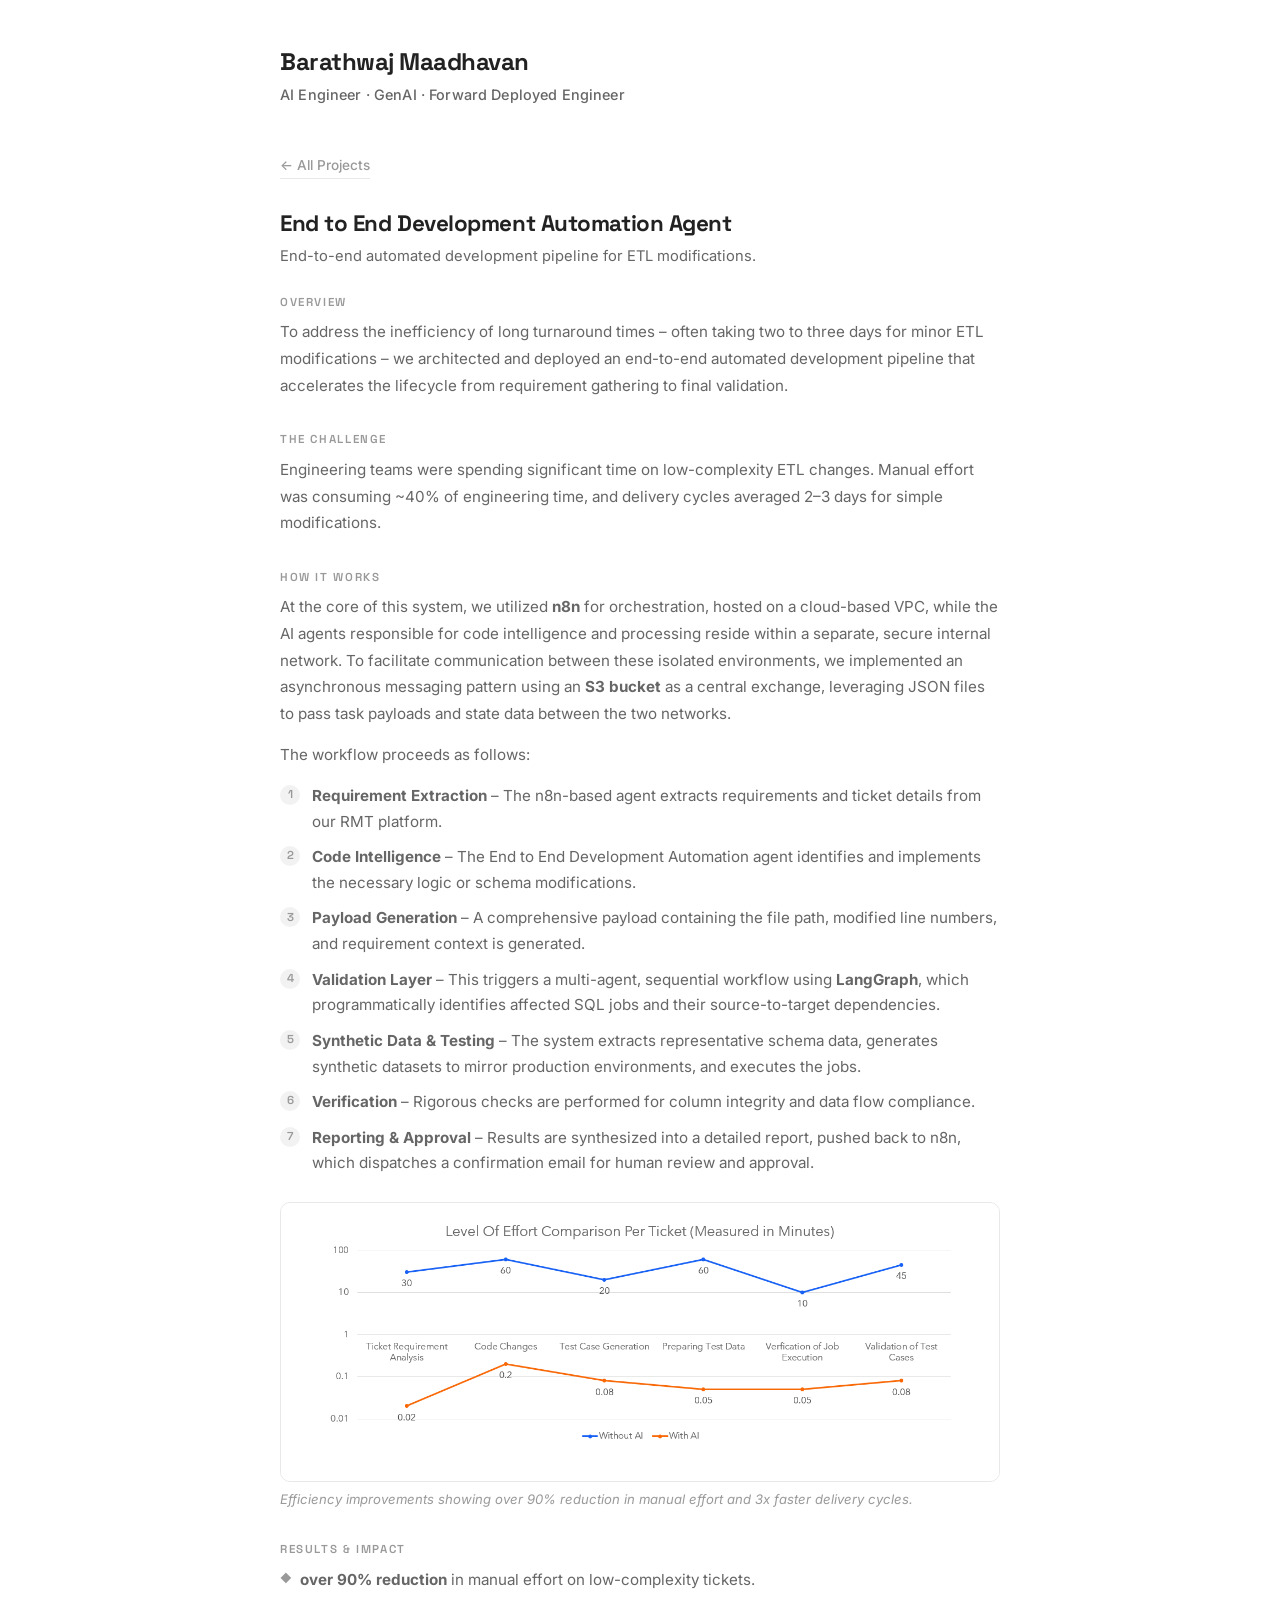
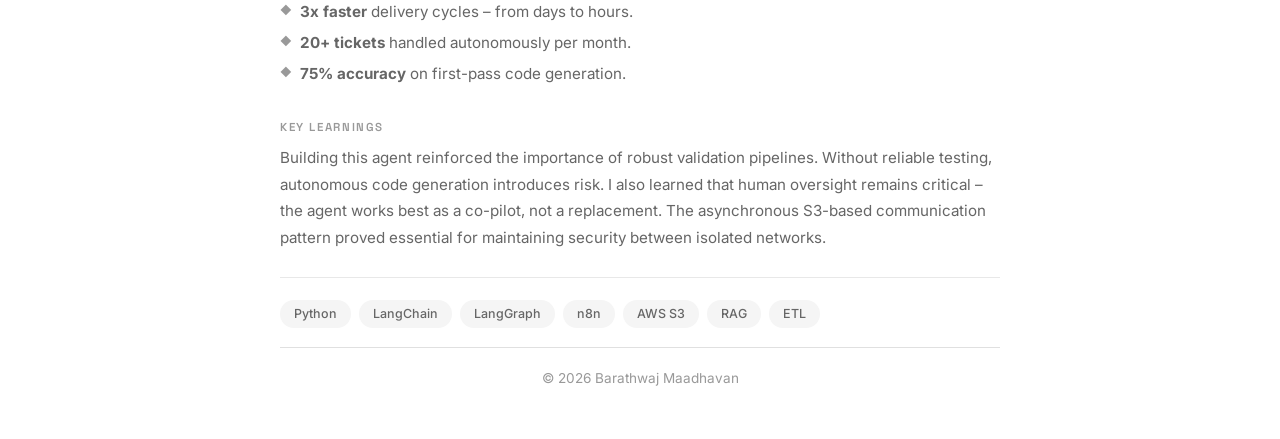
<file: projects/end-to-end-dev-agent.html>
<!DOCTYPE html>
<html lang="en">

    <head>
        <link rel="icon" type="image/x-icon" href="../assets/images/favicon.ico" />
        <meta charset="UTF-8" />
        <meta name="viewport" content="width=device-width, initial-scale=1.0" />
        <title>End to End Development Automation Agent · Barathwaj Maadhavan</title>

        <!-- Google Fonts -->
        <link rel="preconnect" href="https://fonts.googleapis.com" />
        <link rel="preconnect" href="https://fonts.gstatic.com" crossorigin />
        <link
            href="https://fonts.googleapis.com/css2?family=Inter:wght@300;400;500;600&family=Space+Grotesk:wght@400;500;600;700&display=swap"
            rel="stylesheet" />

        <!-- Font Awesome -->
        
        <!-- Custom Styles -->
        <link rel="stylesheet" href="../styles.css" />
    </head>

    <body>

        <!-- ===== MAIN CONTAINER ===== -->
        <main class="container">

            <!-- ===== HEADER ===== -->
            <header class="header">
                <h1>Barathwaj Maadhavan</h1>
                <p class="tagline">AI Engineer · GenAI · Forward Deployed Engineer</p>
            </header>

            <!-- ===== BACK BUTTON ===== -->
            <a href="../index.html#projects" class="back-button">
                &larr; All Projects
            </a>

            <!-- ===== PROJECT CONTENT ===== -->
            <section class="project-detail">
                <h2 class="project-title">End to End Development Automation Agent</h2>
                <p class="project-subtitle">End-to-end automated development pipeline
                    for ETL modifications.</p>

                <!-- ===== IMAGE: n8n Pipeline ===== -->
                <!--
                <figure class="project-figure">
                    <img src="../assets/images/code_auto_n8n.png"
                        alt="n8n orchestration pipeline connecting RMT, AI agents, and validation layers"
                        class="project-image" />
                    <figcaption class="project-caption">n8n orchestration pipeline connecting RMT, AI agents, and
                        validation layers.</figcaption>
                </figure>
                -->
                <!-- ===== OVERVIEW ===== -->
                <div class="project-description">

                    <h3>Overview</h3>
                    <p>
                        To address the inefficiency of long turnaround times – often taking two to three days for minor
                        ETL modifications – we architected and deployed an end-to-end automated development pipeline
                        that accelerates the lifecycle from requirement gathering to final validation.
                    </p>

                    <h3>The Challenge</h3>
                    <p>
                        Engineering teams were spending significant time on low-complexity ETL changes. Manual effort
                        was consuming ~40% of engineering time, and delivery cycles averaged 2–3 days for simple
                        modifications.
                    </p>

                    <h3>How It Works</h3>
                    <p>
                        At the core of this system, we utilized <strong>n8n</strong> for orchestration, hosted on a
                        cloud-based VPC, while the AI agents responsible for code intelligence and processing reside
                        within a separate, secure internal network. To facilitate communication between these isolated
                        environments, we implemented an asynchronous messaging pattern using an <strong>S3
                            bucket</strong> as a central exchange, leveraging JSON files to pass task payloads and state
                        data between the two networks.
                    </p>

                    <p>The workflow proceeds as follows:</p>

                    <ol class="project-steps">
                        <li>
                            <strong>Requirement Extraction</strong> – The n8n-based agent extracts requirements and
                            ticket details from our RMT platform.
                        </li>
                        <li>
                            <strong>Code Intelligence</strong> – The End to End Development Automation agent identifies
                            and implements the necessary logic or schema modifications.
                        </li>
                        <li>
                            <strong>Payload Generation</strong> – A comprehensive payload containing the file path,
                            modified line numbers, and requirement context is generated.
                        </li>
                        <li>
                            <strong>Validation Layer</strong> – This triggers a multi-agent, sequential workflow using
                            <strong>LangGraph</strong>, which programmatically identifies affected SQL jobs and their
                            source-to-target dependencies.
                        </li>
                        <li>
                            <strong>Synthetic Data &amp; Testing</strong> – The system extracts representative schema
                            data, generates synthetic datasets to mirror production environments, and executes the jobs.
                        </li>
                        <li>
                            <strong>Verification</strong> – Rigorous checks are performed for column integrity and data
                            flow compliance.
                        </li>
                        <li>
                            <strong>Reporting &amp; Approval</strong> – Results are synthesized into a detailed report,
                            pushed back to n8n, which dispatches a confirmation email for human review and approval.
                        </li>
                    </ol>

                    <!-- ===== IMAGE: Efficiency Graph ===== -->
                    <figure class="project-figure">
                        <img src="../assets/images/code_auto_graph.png"
                            alt="Efficiency comparison: human vs AI automation showing over 90% reduction and 3x faster delivery"
                            class="project-image" />
                        <figcaption class="project-caption">Efficiency improvements showing over 90% reduction in manual
                            effort and 3x faster delivery cycles.</figcaption>
                    </figure>

                    <h3>Results &amp; Impact</h3>
                    <ul>
                        <li><strong>over 90% reduction</strong> in manual effort on low-complexity tickets.</li>
                        <li><strong>3x faster</strong> delivery cycles – from days to hours.</li>
                        <li><strong>20+ tickets</strong> handled autonomously per month.</li>
                        <li><strong>75% accuracy</strong> on first-pass code generation.</li>
                    </ul>

                    <h3>Key Learnings</h3>
                    <p>
                        Building this agent reinforced the importance of robust validation pipelines. Without reliable
                        testing, autonomous code generation introduces risk. I also learned that human oversight remains
                        critical – the agent works best as a co-pilot, not a replacement. The asynchronous S3-based
                        communication pattern proved essential for maintaining security between isolated networks.
                    </p>

                </div>

                <!-- ===== TECH STACK ===== -->
                <div class="project-tags">
                    <span class="skill-tag">Python</span>
                    <span class="skill-tag">LangChain</span>
                    <span class="skill-tag">LangGraph</span>
                    <span class="skill-tag">n8n</span>
                    <span class="skill-tag">AWS S3</span>
                    <span class="skill-tag">RAG</span>
                    <span class="skill-tag">ETL</span>
                </div>
            </section>

            <!-- ===== FOOTER ===== -->
            <footer class="footer">
                <p>&copy; 2026 Barathwaj Maadhavan</p>
            </footer>

        </main>

    </body>

</html>
</file>
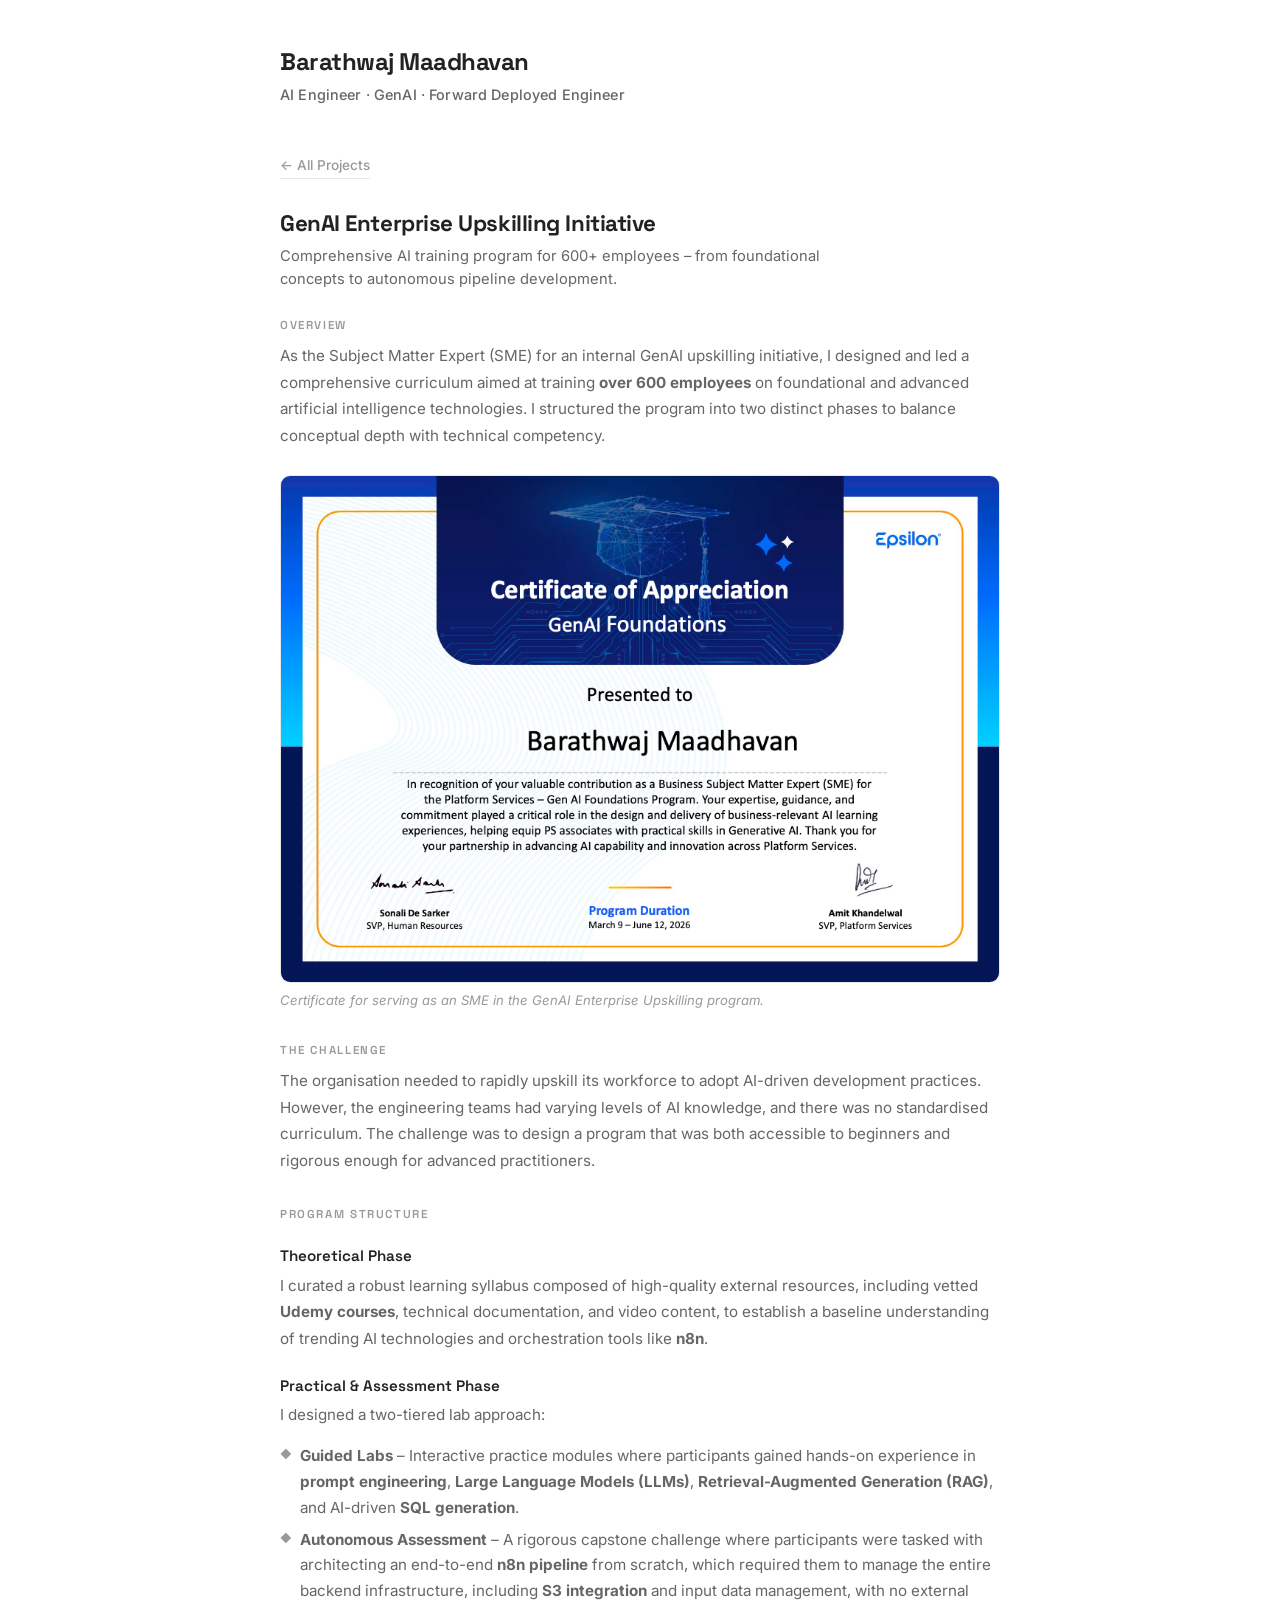
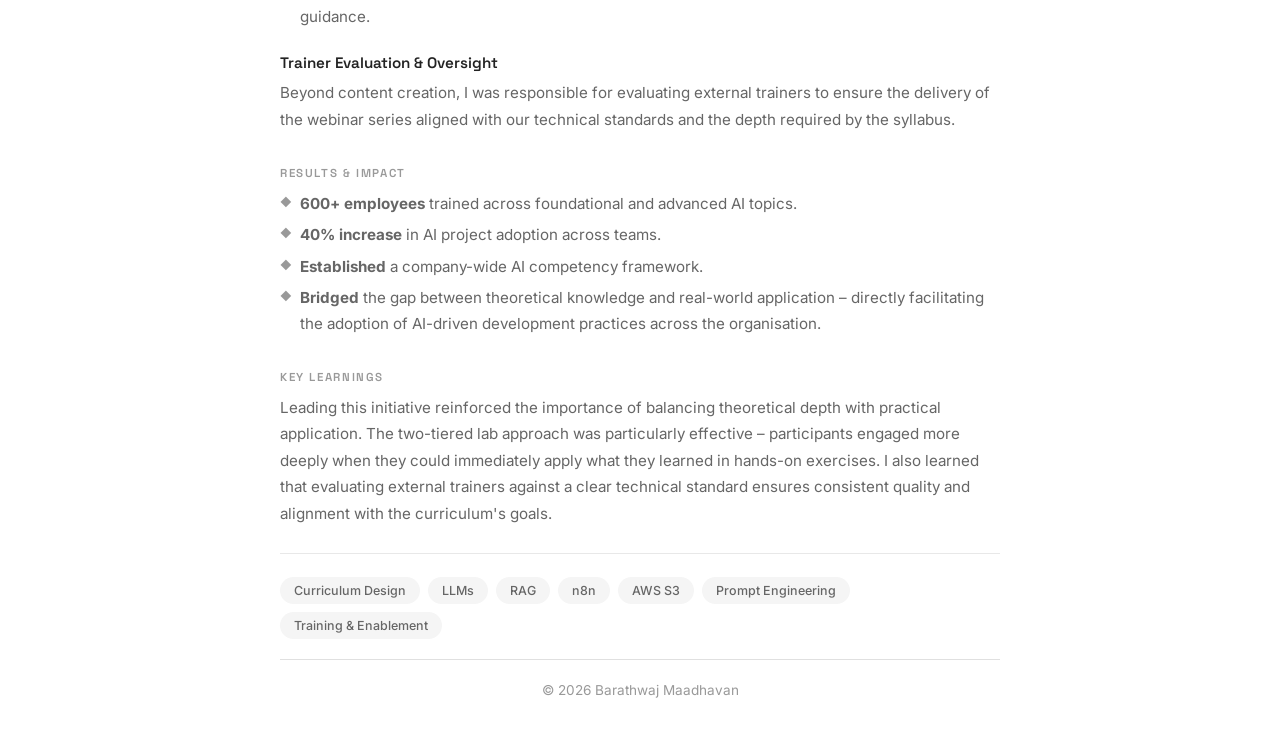
<file: projects/genai-upskilling.html>
<!DOCTYPE html>
<html lang="en">

    <head>
        <link rel="icon" type="image/x-icon" href="../assets/images/favicon.ico" />
        <meta charset="UTF-8" />
        <meta name="viewport" content="width=device-width, initial-scale=1.0" />
        <title>GenAI Enterprise Upskilling Initiative · Barathwaj Maadhavan</title>

        <!-- Google Fonts -->
        <link rel="preconnect" href="https://fonts.googleapis.com" />
        <link rel="preconnect" href="https://fonts.gstatic.com" crossorigin />
        <link
            href="https://fonts.googleapis.com/css2?family=Inter:wght@300;400;500;600&family=Space+Grotesk:wght@400;500;600;700&display=swap"
            rel="stylesheet" />

        <!-- Font Awesome -->
        
        <!-- Custom Styles -->
        <link rel="stylesheet" href="../styles.css" />
    </head>

    <body>

        <!-- ===== MAIN CONTAINER ===== -->
        <main class="container">

            <!-- ===== HEADER ===== -->
            <header class="header">
                <h1>Barathwaj Maadhavan</h1>
                <p class="tagline">AI Engineer · GenAI · Forward Deployed Engineer</p>
            </header>

            <!-- ===== BACK BUTTON ===== -->
            <a href="../index.html#leadership" class="back-button">
                &larr; All Projects
            </a>

            <!-- ===== PROJECT CONTENT ===== -->
            <section class="project-detail">
                <h2 class="project-title">GenAI Enterprise Upskilling Initiative</h2>
                <p class="project-subtitle">Comprehensive AI training program for 600+
                    employees – from foundational concepts to autonomous pipeline development.</p>

                <div class="project-description">

                    <h3>Overview</h3>
                    <p>
                        As the Subject Matter Expert (SME) for an internal GenAI upskilling initiative, I designed and
                        led a comprehensive curriculum aimed at training <strong>over 600 employees</strong> on
                        foundational and advanced artificial intelligence technologies. I structured the program into
                        two distinct phases to balance conceptual depth with technical competency.
                    </p>

                    <!-- ===== CERTIFICATE IMAGE ===== -->
                    <figure class="project-figure">
                        <img src="../assets/images/cert_genai.png" alt="GenAI Training Certificate"
                            class="project-image" />
                        <figcaption class="project-caption">Certificate for serving as an SME in the GenAI Enterprise
                            Upskilling program.
                        </figcaption>
                    </figure>

                    <h3>The Challenge</h3>
                    <p>
                        The organisation needed to rapidly upskill its workforce to adopt AI-driven development
                        practices. However, the engineering teams had varying levels of AI knowledge, and there was no
                        standardised curriculum. The challenge was to design a program that was both accessible to
                        beginners and rigorous enough for advanced practitioners.
                    </p>

                    <h3>Program Structure</h3>

                    <!-- ===== Phase 1: Theoretical ===== -->
                    <div class="phase-block">
                        <h4>Theoretical Phase</h4>
                        <p>
                            I curated a robust learning syllabus composed of high-quality external resources, including
                            vetted <strong>Udemy courses</strong>, technical documentation, and video content, to
                            establish a baseline understanding of trending AI technologies and orchestration tools like
                            <strong>n8n</strong>.
                        </p>
                    </div>

                    <!-- ===== Phase 2: Practical & Assessment ===== -->
                    <div class="phase-block">
                        <h4>Practical &amp; Assessment Phase</h4>
                        <p>I designed a two-tiered lab approach:</p>
                        <ul>
                            <li>
                                <strong>Guided Labs</strong> – Interactive practice modules where participants gained
                                hands-on experience in <strong>prompt engineering</strong>, <strong>Large Language
                                    Models (LLMs)</strong>, <strong>Retrieval-Augmented Generation (RAG)</strong>, and
                                AI-driven <strong>SQL generation</strong>.
                            </li>
                            <li>
                                <strong>Autonomous Assessment</strong> – A rigorous capstone challenge where
                                participants were tasked with architecting an end-to-end <strong>n8n pipeline</strong>
                                from scratch, which required them to manage the entire backend infrastructure, including
                                <strong>S3 integration</strong> and input data management, with no external guidance.
                            </li>
                        </ul>
                    </div>

                    <!-- ===== Trainer Evaluation ===== -->
                    <div class="phase-block">
                        <h4>Trainer Evaluation &amp; Oversight</h4>
                        <p>
                            Beyond content creation, I was responsible for evaluating external trainers to ensure the
                            delivery of the webinar series aligned with our technical standards and the depth required
                            by the syllabus.
                        </p>
                    </div>

                    <h3>Results &amp; Impact</h3>
                    <ul>
                        <li><strong>600+ employees</strong> trained across foundational and advanced AI topics.</li>
                        <li><strong>40% increase</strong> in AI project adoption across teams.</li>
                        <li><strong>Established</strong> a company-wide AI competency framework.</li>
                        <li><strong>Bridged</strong> the gap between theoretical knowledge and real-world application –
                            directly facilitating the adoption of AI-driven development practices across the
                            organisation.</li>
                    </ul>

                    <h3>Key Learnings</h3>
                    <p>
                        Leading this initiative reinforced the importance of balancing theoretical depth with practical
                        application. The two-tiered lab approach was particularly effective – participants engaged more
                        deeply when they could immediately apply what they learned in hands-on exercises. I also learned
                        that evaluating external trainers against a clear technical standard ensures consistent quality
                        and alignment with the curriculum's goals.
                    </p>

                </div>

                <!-- ===== TECH STACK ===== -->
                <div class="project-tags">
                    <span class="skill-tag">Curriculum Design</span>
                    <span class="skill-tag">LLMs</span>
                    <span class="skill-tag">RAG</span>
                    <span class="skill-tag">n8n</span>
                    <span class="skill-tag">AWS S3</span>
                    <span class="skill-tag">Prompt Engineering</span>
                    <span class="skill-tag">Training &amp; Enablement</span>
                </div>
            </section>

            <!-- ===== FOOTER ===== -->
            <footer class="footer">
                <p>&copy; 2026 Barathwaj Maadhavan</p>
            </footer>

        </main>

    </body>

</html>
</file>
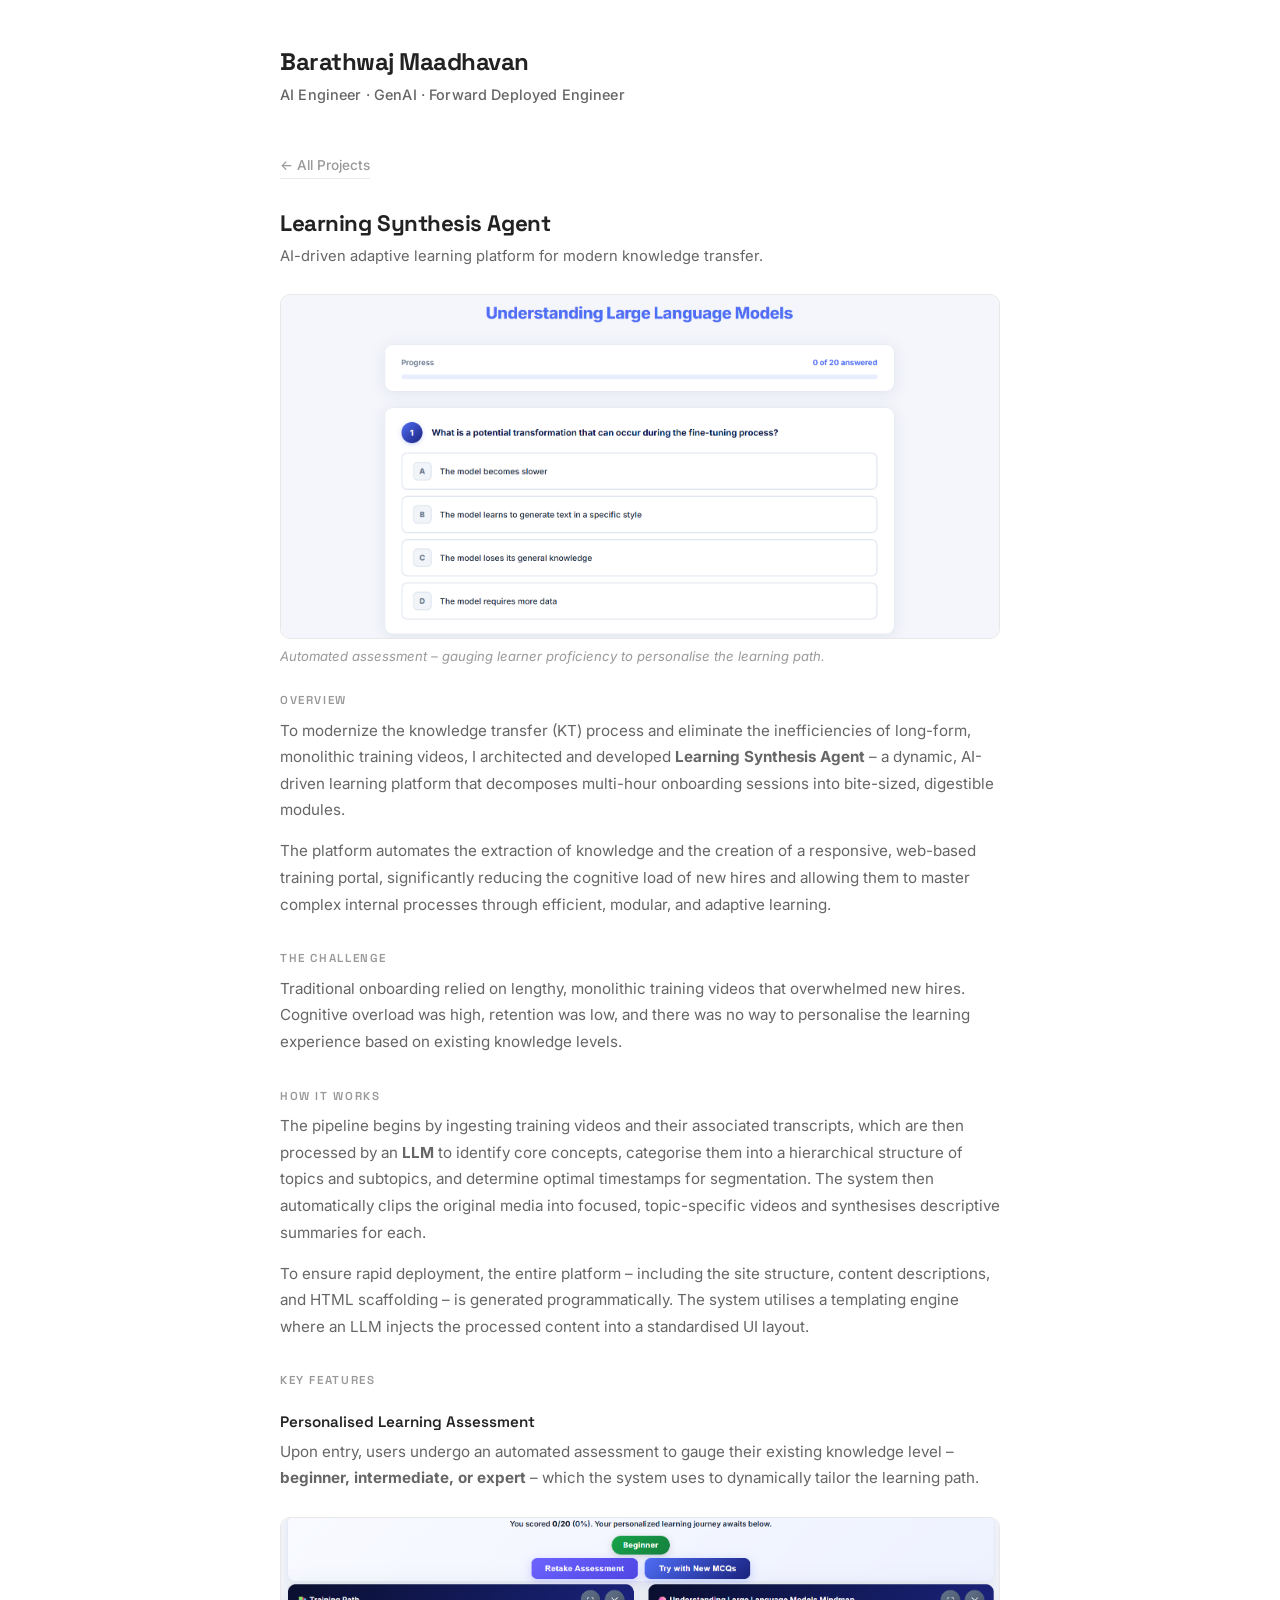
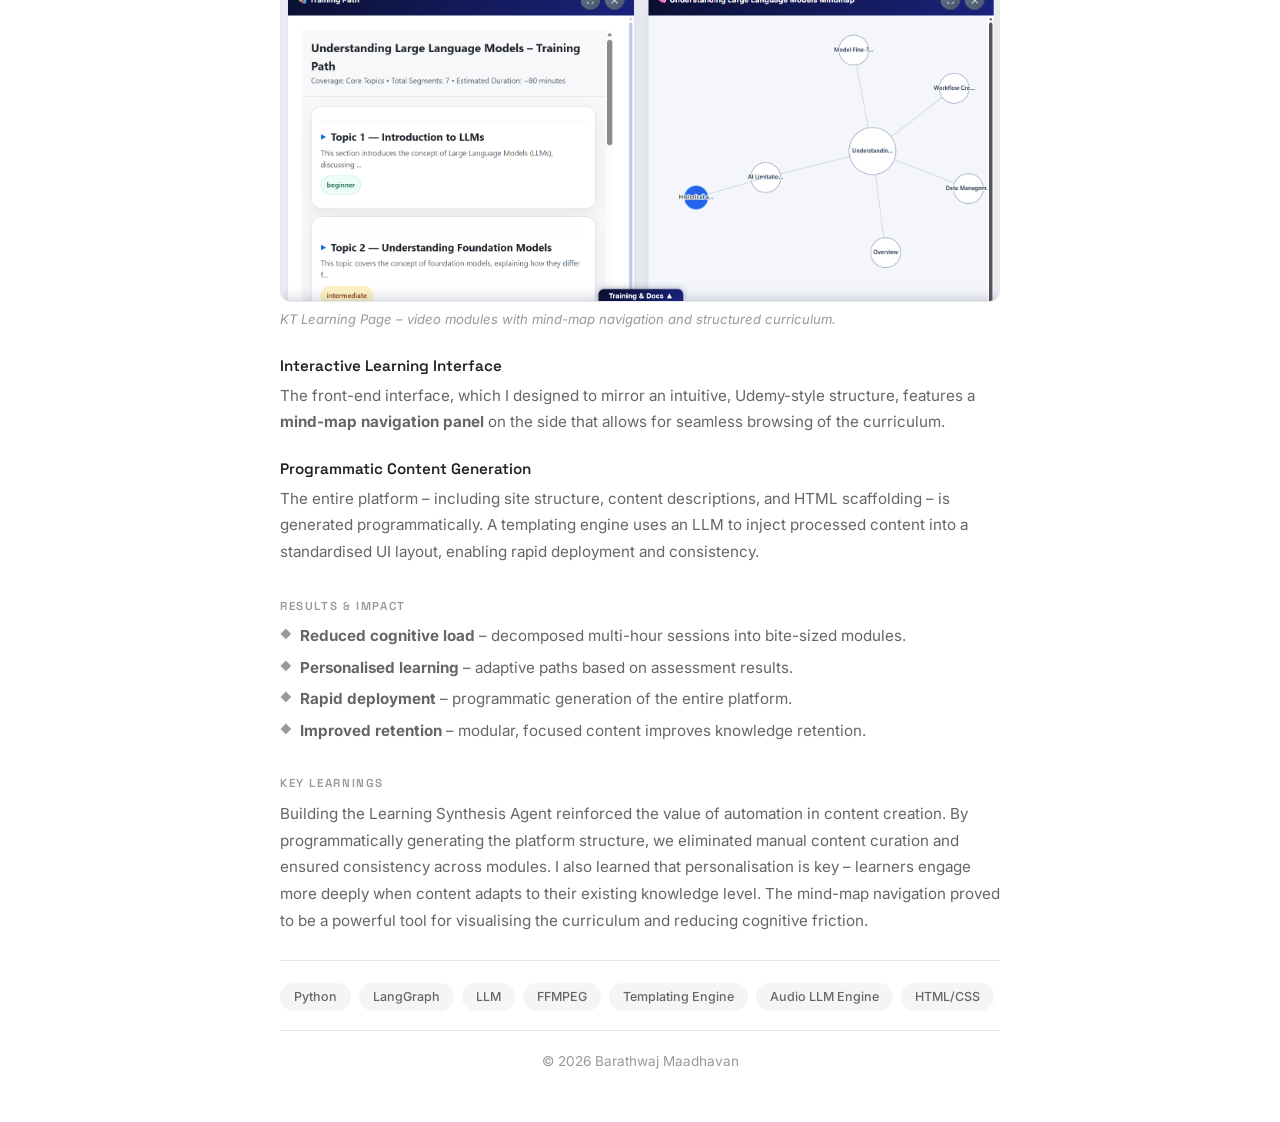
<file: projects/learning-synthesis-agent.html>
<!DOCTYPE html>
<html lang="en">

    <head>
        <link rel="icon" type="image/x-icon" href="../assets/images/favicon.ico" />
        <meta charset="UTF-8" />
        <meta name="viewport" content="width=device-width, initial-scale=1.0" />
        <title>Learning Synthesis Agent · Barathwaj Maadhavan</title>

        <!-- Google Fonts -->
        <link rel="preconnect" href="https://fonts.googleapis.com" />
        <link rel="preconnect" href="https://fonts.gstatic.com" crossorigin />
        <link
            href="https://fonts.googleapis.com/css2?family=Inter:wght@300;400;500;600&family=Space+Grotesk:wght@400;500;600;700&display=swap"
            rel="stylesheet" />

        <!-- Font Awesome -->
        
        <!-- Custom Styles -->
        <link rel="stylesheet" href="../styles.css" />
    </head>

    <body>

        <!-- ===== MAIN CONTAINER ===== -->
        <main class="container">

            <!-- ===== HEADER ===== -->
            <header class="header">
                <h1>Barathwaj Maadhavan</h1>
                <p class="tagline">AI Engineer · GenAI · Forward Deployed Engineer</p>
            </header>

            <!-- ===== BACK BUTTON ===== -->
            <a href="../index.html#projects" class="back-button">
                &larr; All Projects
            </a>

            <!-- ===== PROJECT CONTENT ===== -->
            <section class="project-detail">
                <h2 class="project-title">Learning Synthesis Agent</h2>
                <p class="project-subtitle">AI-driven adaptive learning platform for
                    modern knowledge transfer.</p>

                <!-- ===== IMAGE 1: Assessment Page ===== -->
                <figure class="project-figure">
                    <img src="../assets/images/kt_ques.png"
                        alt="Learning Synthesis Agent automated assessment page determining learner proficiency level"
                        class="project-image" />
                    <figcaption class="project-caption">Automated assessment – gauging learner proficiency to
                        personalise the learning path.</figcaption>
                </figure>

                <!-- ===== OVERVIEW ===== -->
                <div class="project-description">

                    <h3>Overview</h3>
                    <p>
                        To modernize the knowledge transfer (KT) process and eliminate the inefficiencies of long-form,
                        monolithic training videos, I architected and developed <strong>Learning Synthesis
                            Agent</strong> – a dynamic,
                        AI-driven learning platform that decomposes multi-hour onboarding sessions into bite-sized,
                        digestible modules.
                    </p>
                    <p>
                        The platform automates the extraction of knowledge and the creation of a responsive, web-based
                        training portal, significantly reducing the cognitive load of new hires and allowing them to
                        master complex internal processes through efficient, modular, and adaptive learning.
                    </p>

                    <h3>The Challenge</h3>
                    <p>
                        Traditional onboarding relied on lengthy, monolithic training videos that overwhelmed new hires.
                        Cognitive overload was high, retention was low, and there was no way to personalise the learning
                        experience based on existing knowledge levels.
                    </p>

                    <h3>How It Works</h3>
                    <p>
                        The pipeline begins by ingesting training videos and their associated transcripts, which are
                        then processed by an <strong>LLM</strong> to identify core concepts, categorise them into a
                        hierarchical structure of topics and subtopics, and determine optimal timestamps for
                        segmentation. The system then automatically clips the original media into focused,
                        topic-specific videos and synthesises descriptive summaries for each.
                    </p>
                    <p>
                        To ensure rapid deployment, the entire platform – including the site structure, content
                        descriptions, and HTML scaffolding – is generated programmatically. The system utilises a
                        templating engine where an LLM injects the processed content into a standardised UI layout.
                    </p>

                    <!-- ===== KEY FEATURES ===== -->
                    <h3>Key Features</h3>

                    <!-- ===== FEATURE 1: Assessment ===== -->
                    <div class="feature-block">
                        <h4>Personalised Learning Assessment</h4>
                        <p>
                            Upon entry, users undergo an automated assessment to gauge their existing knowledge level –
                            <strong>beginner, intermediate, or expert</strong> – which the system uses to dynamically
                            tailor the learning path.
                        </p>
                    </div>

                    <!-- ===== IMAGE 2: KT Learning Page ===== -->
                    <figure class="project-figure">
                        <img src="../assets/images/kt_plan_mindmap.png"
                            alt="CogniPath learning page with videos and mind-map navigation" class="project-image" />
                        <figcaption class="project-caption">KT Learning Page – video modules with mind-map navigation
                            and structured curriculum.</figcaption>
                    </figure>

                    <!-- ===== FEATURE 2: Learning Interface ===== -->
                    <div class="feature-block">
                        <h4>Interactive Learning Interface</h4>
                        <p>
                            The front-end interface, which I designed to mirror an intuitive, Udemy-style structure,
                            features a <strong>mind-map navigation panel</strong> on the side that allows for seamless
                            browsing of the curriculum.
                        </p>
                    </div>

                    <!-- ===== FEATURE 3: Automated Generation ===== -->
                    <div class="feature-block">
                        <h4>Programmatic Content Generation</h4>
                        <p>
                            The entire platform – including site structure, content descriptions, and HTML scaffolding –
                            is generated programmatically. A templating engine uses an LLM to inject processed content
                            into a standardised UI layout, enabling rapid deployment and consistency.
                        </p>
                    </div>

                    <h3>Results &amp; Impact</h3>
                    <ul>
                        <li><strong>Reduced cognitive load</strong> – decomposed multi-hour sessions into bite-sized
                            modules.</li>
                        <li><strong>Personalised learning</strong> – adaptive paths based on assessment results.</li>
                        <li><strong>Rapid deployment</strong> – programmatic generation of the entire platform.</li>
                        <li><strong>Improved retention</strong> – modular, focused content improves knowledge retention.
                        </li>
                    </ul>

                    <h3>Key Learnings</h3>
                    <p>
                        Building the Learning Synthesis Agent reinforced the value of automation in content creation. By
                        programmatically
                        generating the platform structure, we eliminated manual content curation and ensured consistency
                        across modules. I also learned that personalisation is key – learners engage more deeply when
                        content adapts to their existing knowledge level. The mind-map navigation proved to be a
                        powerful tool for visualising the curriculum and reducing cognitive friction.
                    </p>

                </div>

                <!-- ===== TECH STACK ===== -->
                <div class="project-tags">
                    <span class="skill-tag">Python</span>
                    <span class="skill-tag">LangGraph</span>
                    <span class="skill-tag">LLM</span>
                    <span class="skill-tag">FFMPEG</span>
                    <span class="skill-tag">Templating Engine</span>
                    <span class="skill-tag">Audio LLM Engine</span>
                    <span class="skill-tag">HTML/CSS</span>
                </div>
            </section>

            <!-- ===== FOOTER ===== -->
            <footer class="footer">
                <p>&copy; 2026 Barathwaj Maadhavan</p>
            </footer>

        </main>

    </body>

</html>
</file>
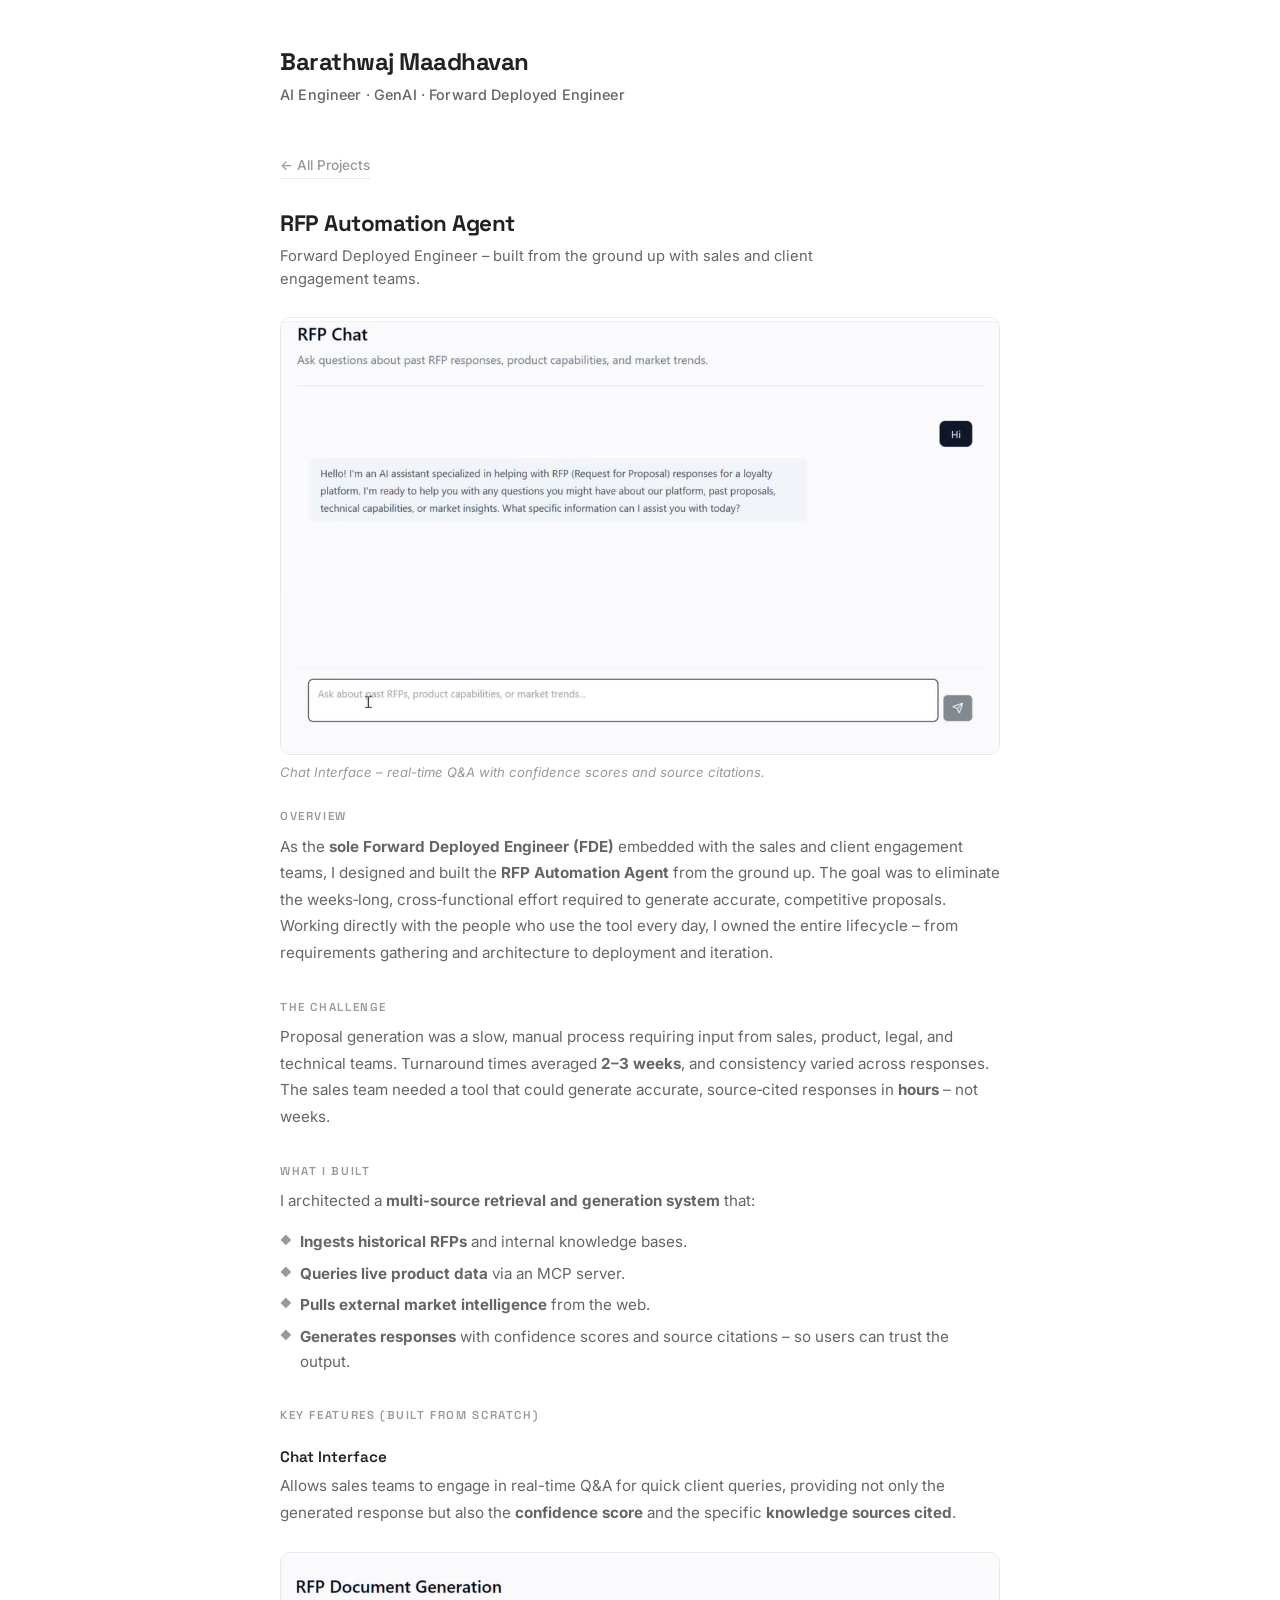
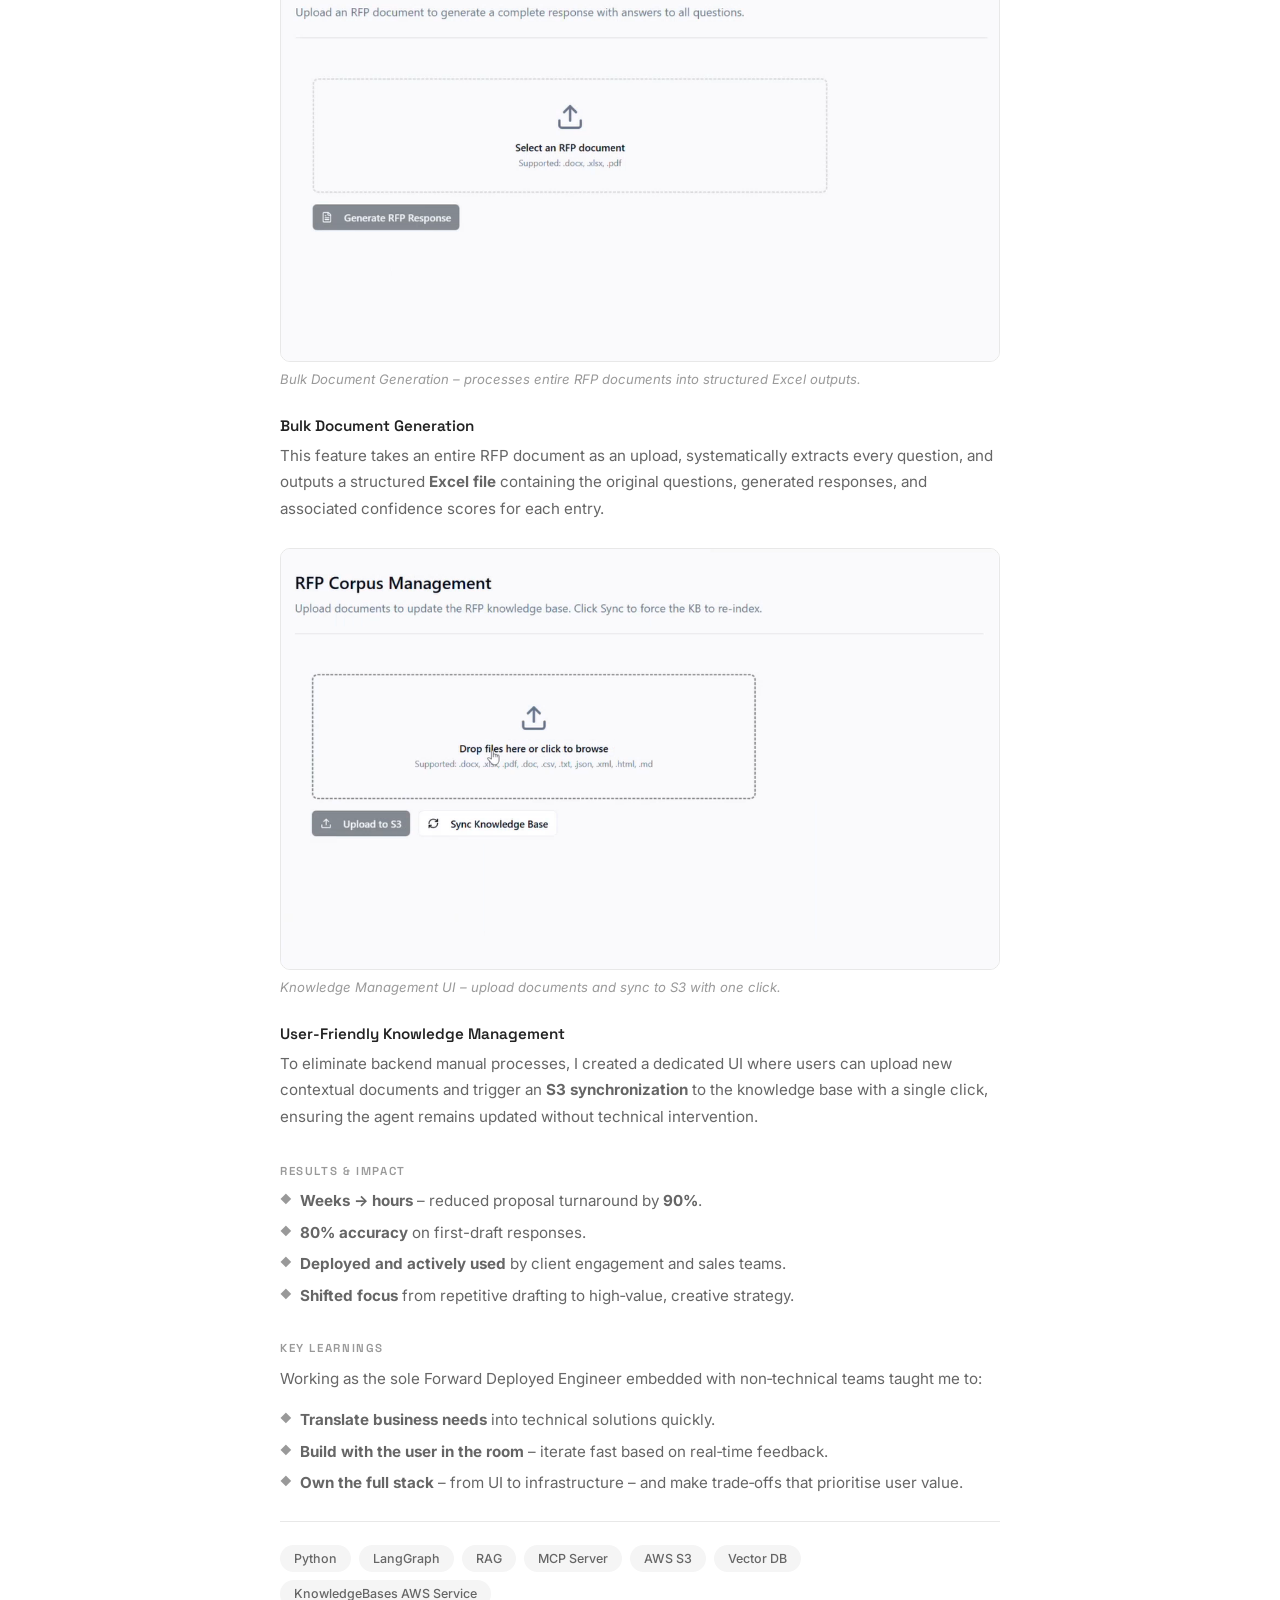
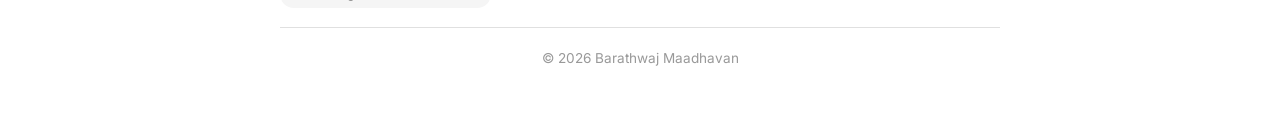
<file: projects/rfp-automation.html>
<!DOCTYPE html>
<html lang="en">

    <head>
        <link rel="icon" type="image/x-icon" href="../assets/images/favicon.ico" />
        <meta charset="UTF-8" />
        <meta name="viewport" content="width=device-width, initial-scale=1.0" />
        <title>RFP Automation Agent · Barathwaj Maadhavan</title>

        <!-- Google Fonts -->
        <link rel="preconnect" href="https://fonts.googleapis.com" />
        <link rel="preconnect" href="https://fonts.gstatic.com" crossorigin />
        <link
            href="https://fonts.googleapis.com/css2?family=Inter:wght@300;400;500;600&family=Space+Grotesk:wght@400;500;600;700&display=swap"
            rel="stylesheet" />

        <!-- Font Awesome -->
        
        <!-- Custom Styles -->
        <link rel="stylesheet" href="../styles.css" />
    </head>

    <body>

        <!-- ===== MAIN CONTAINER ===== -->
        <main class="container">

            <!-- ===== HEADER ===== -->
            <header class="header">
                <h1>Barathwaj Maadhavan</h1>
                <p class="tagline">AI Engineer · GenAI · Forward Deployed Engineer</p>
            </header>

            <!-- ===== BACK BUTTON ===== -->
            <a href="../index.html#projects" class="back-button">
                &larr; All Projects
            </a>

            <!-- ===== PROJECT CONTENT ===== -->
            <section class="project-detail">
                <h2 class="project-title">RFP Automation Agent</h2>
                <p class="project-subtitle">Forward Deployed Engineer – built from the
                    ground up with sales and client engagement teams.</p>

                <!-- ===== IMAGE 1: Chat Interface ===== -->
                <figure class="project-figure">
                    <img src="../assets/images/rfp_chat.png"
                        alt="RFP Agent Chat Interface with confidence score and source citations"
                        class="project-image" />
                    <figcaption class="project-caption">Chat Interface – real-time Q&A with confidence scores and source
                        citations.</figcaption>
                </figure>

                <!-- ===== OVERVIEW ===== -->
                <div class="project-description">

                    <h3>Overview</h3>
                    <p>
                        As the <strong>sole Forward Deployed Engineer (FDE)</strong> embedded with the sales and client
                        engagement teams, I designed and built the <strong>RFP Automation Agent</strong> from the ground
                        up. The goal was to eliminate the weeks‑long, cross‑functional effort required to generate
                        accurate, competitive proposals. Working directly with the people who use the tool every day, I
                        owned the entire lifecycle – from requirements gathering and architecture to deployment and
                        iteration.
                    </p>

                    <h3>The Challenge</h3>
                    <p>
                        Proposal generation was a slow, manual process requiring input from sales, product, legal, and
                        technical teams. Turnaround times averaged <strong>2–3 weeks</strong>, and consistency varied
                        across responses. The sales team needed a tool that could generate accurate, source‑cited
                        responses in <strong>hours</strong> – not weeks.
                    </p>

                    <h3>What I Built</h3>
                    <p>
                        I architected a <strong>multi‑source retrieval and generation system</strong> that:
                    </p>
                    <ul>
                        <li><strong>Ingests historical RFPs</strong> and internal knowledge bases.</li>
                        <li><strong>Queries live product data</strong> via an MCP server.</li>
                        <li><strong>Pulls external market intelligence</strong> from the web.</li>
                        <li><strong>Generates responses</strong> with confidence scores and source citations – so users
                            can trust the output.</li>
                    </ul>

                    <!-- ===== KEY FEATURES ===== -->
                    <h3>Key Features (Built from Scratch)</h3>

                    <!-- ===== FEATURE 1: Chat Interface ===== -->
                    <div class="feature-block">
                        <h4>Chat Interface</h4>
                        <p>
                            Allows sales teams to engage in real-time Q&A for quick client queries, providing not only
                            the generated response but also the <strong>confidence score</strong> and the specific
                            <strong>knowledge sources cited</strong>.
                        </p>
                    </div>

                    <!-- ===== IMAGE 2: Bulk Document Generation ===== -->
                    <figure class="project-figure">
                        <img src="../assets/images/rfp_docgen.png"
                            alt="Bulk document generation with structured Excel output" class="project-image" />
                        <figcaption class="project-caption">Bulk Document Generation – processes entire RFP documents
                            into structured Excel outputs.</figcaption>
                    </figure>

                    <!-- ===== FEATURE 2: Bulk Generation ===== -->
                    <div class="feature-block">
                        <h4>Bulk Document Generation</h4>
                        <p>
                            This feature takes an entire RFP document as an upload, systematically extracts every
                            question, and outputs a structured <strong>Excel file</strong> containing the original
                            questions, generated responses, and associated confidence scores for each entry.
                        </p>
                    </div>

                    <!-- ===== IMAGE 3: Knowledge Management UI ===== -->
                    <figure class="project-figure">
                        <img src="../assets/images/rfp_corpusmng.png"
                            alt="User-friendly knowledge management interface for document uploads"
                            class="project-image" />
                        <figcaption class="project-caption">Knowledge Management UI – upload documents and sync to S3
                            with one click.</figcaption>
                    </figure>

                    <!-- ===== FEATURE 3: Knowledge Management ===== -->
                    <div class="feature-block">
                        <h4>User-Friendly Knowledge Management</h4>
                        <p>
                            To eliminate backend manual processes, I created a dedicated UI where users can upload new
                            contextual documents and trigger an <strong>S3 synchronization</strong> to the knowledge
                            base with a single click, ensuring the agent remains updated without technical intervention.
                        </p>
                    </div>

                    <h3>Results &amp; Impact</h3>
                    <ul>
                        <li><strong>Weeks → hours</strong> – reduced proposal turnaround by <strong>90%</strong>.</li>
                        <li><strong>80% accuracy</strong> on first-draft responses.</li>
                        <li><strong>Deployed and actively used</strong> by client engagement and sales teams.</li>
                        <li><strong>Shifted focus</strong> from repetitive drafting to high‑value, creative strategy.
                        </li>
                    </ul>

                    <h3>Key Learnings</h3>
                    <p>
                        Working as the sole Forward Deployed Engineer embedded with non‑technical teams taught me to:
                    </p>
                    <ul>
                        <li><strong>Translate business needs</strong> into technical solutions quickly.</li>
                        <li><strong>Build with the user in the room</strong> – iterate fast based on real‑time feedback.
                        </li>
                        <li><strong>Own the full stack</strong> – from UI to infrastructure – and make trade‑offs that
                            prioritise user value.</li>
                    </ul>

                </div>

                <!-- ===== TECH STACK ===== -->
                <div class="project-tags">
                    <span class="skill-tag">Python</span>
                    <span class="skill-tag">LangGraph</span>
                    <span class="skill-tag">RAG</span>
                    <span class="skill-tag">MCP Server</span>
                    <span class="skill-tag">AWS S3</span>
                    <span class="skill-tag">Vector DB</span>
                    <span class="skill-tag">KnowledgeBases AWS Service</span>
                </div>
            </section>

            <!-- ===== FOOTER ===== -->
            <footer class="footer">
                <p>&copy; 2026 Barathwaj Maadhavan</p>
            </footer>

        </main>

    </body>

</html>
</file>
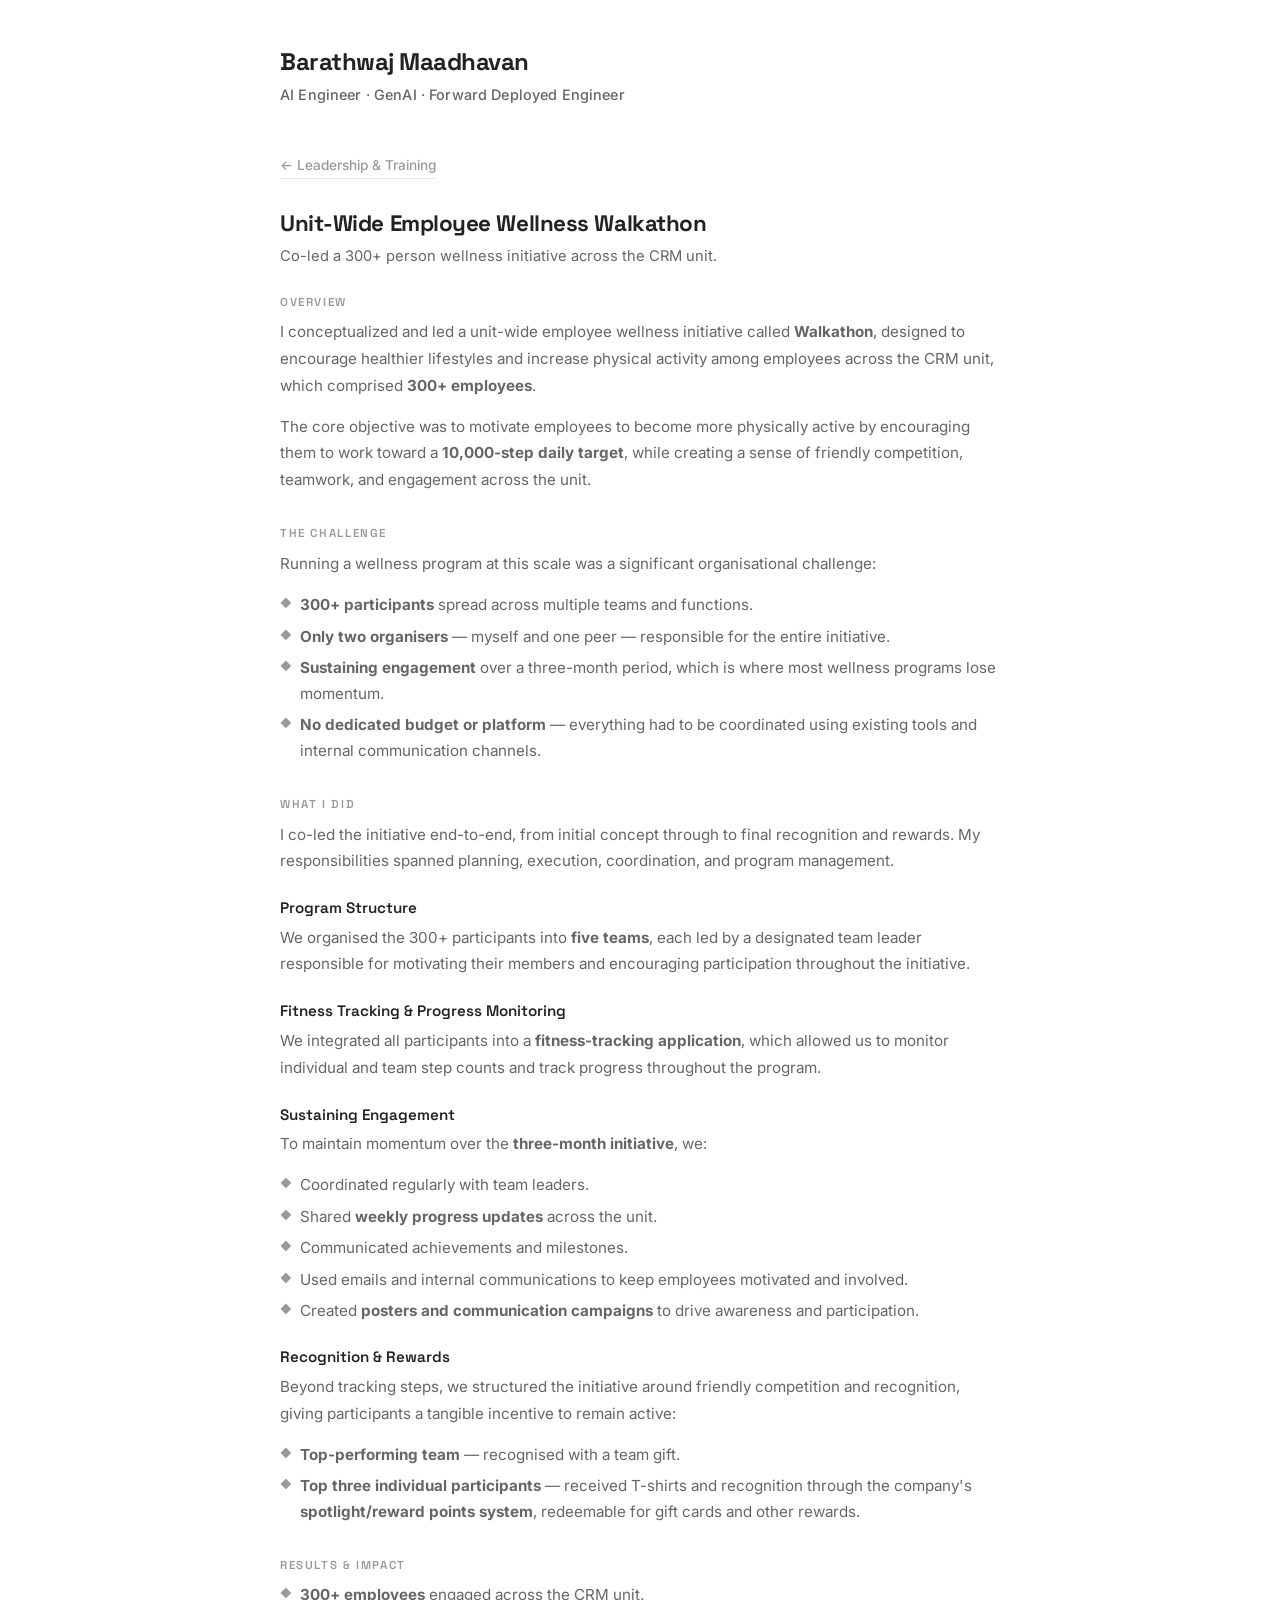
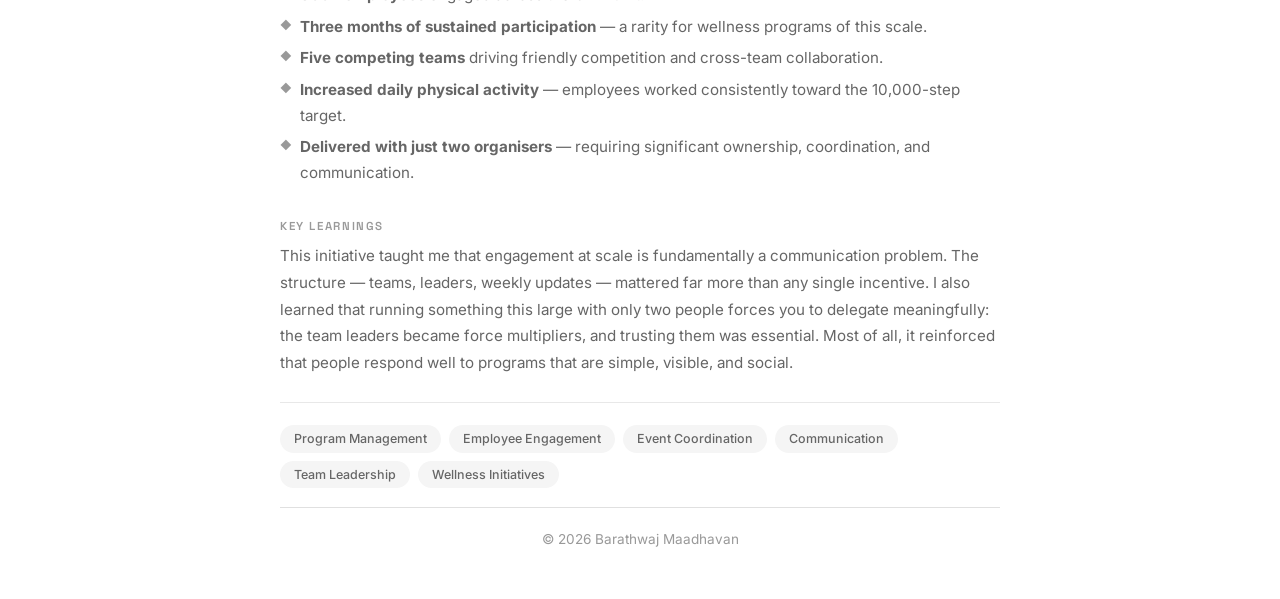
<file: projects/walkathon.html>
<!DOCTYPE html>
<html lang="en">

    <head>
        <link rel="icon" type="image/x-icon" href="../assets/images/favicon.ico" />
        <meta charset="UTF-8" />
        <meta name="viewport" content="width=device-width, initial-scale=1.0" />
        <title>Unit-Wide Employee Wellness Walkathon · Barathwaj Maadhavan</title>

        <!-- Google Fonts -->
        <link rel="preconnect" href="https://fonts.googleapis.com" />
        <link rel="preconnect" href="https://fonts.gstatic.com" crossorigin />
        <link
            href="https://fonts.googleapis.com/css2?family=Inter:wght@300;400;500;600&family=Space+Grotesk:wght@400;500;600;700&display=swap"
            rel="stylesheet" />

        <!-- Font Awesome -->
        
        <!-- Custom Styles -->
        <link rel="stylesheet" href="../styles.css" />
    </head>

    <body>

        <!-- ===== MAIN CONTAINER ===== -->
        <main class="container">

            <!-- ===== HEADER ===== -->
            <header class="header">
                <h1>Barathwaj Maadhavan</h1>
                <p class="tagline">AI Engineer · GenAI · Forward Deployed Engineer</p>
            </header>

            <!-- ===== BACK BUTTON ===== -->
            <a href="../index.html#leadership" class="back-button">
                &larr; Leadership &amp; Training
            </a>

            <!-- ===== PROJECT CONTENT ===== -->
            <section class="project-detail">
                <h2 class="project-title">Unit-Wide Employee Wellness Walkathon</h2>
                <p class="project-subtitle">Co-led a 300+ person wellness initiative
                    across the CRM unit.</p>

                <!-- ===== OVERVIEW ===== -->
                <div class="project-description">

                    <h3>Overview</h3>
                    <p>
                        I conceptualized and led a unit-wide employee wellness initiative called
                        <strong>Walkathon</strong>, designed to encourage healthier lifestyles and increase physical
                        activity among employees across the CRM unit, which comprised <strong>300+ employees</strong>.
                    </p>
                    <p>
                        The core objective was to motivate employees to become more physically active by encouraging
                        them to work toward a <strong>10,000-step daily target</strong>, while creating a sense of
                        friendly competition, teamwork, and engagement across the unit.
                    </p>

                    <h3>The Challenge</h3>
                    <p>
                        Running a wellness program at this scale was a significant organisational challenge:
                    </p>
                    <ul>
                        <li><strong>300+ participants</strong> spread across multiple teams and functions.</li>
                        <li><strong>Only two organisers</strong> — myself and one peer — responsible for the entire
                            initiative.</li>
                        <li><strong>Sustaining engagement</strong> over a three-month period, which is where most
                            wellness programs lose momentum.</li>
                        <li><strong>No dedicated budget or platform</strong> — everything had to be coordinated using
                            existing tools and internal communication channels.</li>
                    </ul>

                    <h3>What I Did</h3>
                    <p>
                        I co-led the initiative end-to-end, from initial concept through to final recognition and
                        rewards. My responsibilities spanned planning, execution, coordination, and program management.
                    </p>

                    <!-- ===== STRUCTURE ===== -->
                    <div class="phase-block">
                        <h4>Program Structure</h4>
                        <p>
                            We organised the 300+ participants into <strong>five teams</strong>, each led by a
                            designated team leader responsible for motivating their members and encouraging
                            participation throughout the initiative.
                        </p>
                    </div>

                    <!-- ===== TRACKING ===== -->
                    <div class="phase-block">
                        <h4>Fitness Tracking &amp; Progress Monitoring</h4>
                        <p>
                            We integrated all participants into a <strong>fitness-tracking application</strong>, which
                            allowed us to monitor individual and team step counts and track progress throughout the
                            program.
                        </p>
                    </div>

                    <!-- ===== ENGAGEMENT ===== -->
                    <div class="phase-block">
                        <h4>Sustaining Engagement</h4>
                        <p>
                            To maintain momentum over the <strong>three-month initiative</strong>, we:
                        </p>
                        <ul>
                            <li>Coordinated regularly with team leaders.</li>
                            <li>Shared <strong>weekly progress updates</strong> across the unit.</li>
                            <li>Communicated achievements and milestones.</li>
                            <li>Used emails and internal communications to keep employees motivated and involved.</li>
                            <li>Created <strong>posters and communication campaigns</strong> to drive awareness and
                                participation.</li>
                        </ul>
                    </div>

                    <!-- ===== RECOGNITION ===== -->
                    <div class="phase-block">
                        <h4>Recognition &amp; Rewards</h4>
                        <p>
                            Beyond tracking steps, we structured the initiative around friendly competition and
                            recognition, giving participants a tangible incentive to remain active:
                        </p>
                        <ul>
                            <li><strong>Top-performing team</strong> — recognised with a team gift.</li>
                            <li><strong>Top three individual participants</strong> — received T-shirts and recognition
                                through the company's <strong>spotlight/reward points system</strong>, redeemable for
                                gift cards and other rewards.</li>
                        </ul>
                    </div>

                    <h3>Results &amp; Impact</h3>
                    <ul>
                        <li><strong>300+ employees</strong> engaged across the CRM unit.</li>
                        <li><strong>Three months of sustained participation</strong> — a rarity for wellness programs of
                            this scale.</li>
                        <li><strong>Five competing teams</strong> driving friendly competition and cross-team
                            collaboration.</li>
                        <li><strong>Increased daily physical activity</strong> — employees worked consistently toward
                            the 10,000-step target.</li>
                        <li><strong>Delivered with just two organisers</strong> — requiring significant ownership,
                            coordination, and communication.</li>
                    </ul>

                    <h3>Key Learnings</h3>
                    <p>
                        This initiative taught me that engagement at scale is fundamentally a communication problem. The
                        structure — teams, leaders, weekly updates — mattered far more than any single incentive. I also
                        learned that running something this large with only two people forces you to delegate
                        meaningfully: the team leaders became force multipliers, and trusting them was essential. Most
                        of all, it reinforced that people respond well to programs that are simple, visible, and social.
                    </p>

                </div>

                <!-- ===== SKILLS / TAGS ===== -->
                <div class="project-tags">
                    <span class="skill-tag">Program Management</span>
                    <span class="skill-tag">Employee Engagement</span>
                    <span class="skill-tag">Event Coordination</span>
                    <span class="skill-tag">Communication</span>
                    <span class="skill-tag">Team Leadership</span>
                    <span class="skill-tag">Wellness Initiatives</span>
                </div>
            </section>

            <!-- ===== FOOTER ===== -->
            <footer class="footer">
                <p>&copy; 2026 Barathwaj Maadhavan</p>
            </footer>

        </main>

    </body>

</html>
</file>
<file: styles.css>
/* ===== RESET & BASE ===== */
*,
*::before,
*::after {
    margin: 0;
    padding: 0;
    box-sizing: border-box;
}

:root {
    --bg: #FFFFFF;
    --text-primary: #222222;
    --text-secondary: #666666;
    --text-muted: #999999;
    --border: #E0E0E0;
    --white: #ffffff;
    --max-width: 720px;
}

html {
    scroll-behavior: smooth;
}

body {
    font-family: 'Inter', -apple-system, BlinkMacSystemFont, sans-serif;
    background: var(--bg);
    color: var(--text-primary);
    line-height: 1.6;
    -webkit-font-smoothing: antialiased;
    padding: 48px 24px;
    display: flex;
    flex-direction: column;
    align-items: center;
    min-height: 100vh;
}

/* ===== CONTAINER ===== */
.container {
    max-width: var(--max-width);
    width: 100%;
    margin: 0 auto;
}

/* ===== TYPOGRAPHY ===== */
h1 {
    font-family: 'Space Grotesk', -apple-system, sans-serif;
    font-weight: 700;
    font-size: 1.5rem;
    letter-spacing: -0.02em;
    line-height: 1.2;
    color: var(--text-primary);
}

h2 {
    font-family: 'Space Grotesk', -apple-system, sans-serif;
    font-weight: 600;
    font-size: 0.72rem;
    letter-spacing: 0.14em;
    text-transform: uppercase;
    color: var(--text-muted);
    margin-bottom: 1.4rem;
    line-height: 1.4;
}

h3 {
    font-family: 'Space Grotesk', -apple-system, sans-serif;
    font-weight: 600;
    font-size: 1rem;
    letter-spacing: -0.01em;
    color: var(--text-primary);
    line-height: 1.4;
}

p,
li,
.bio {
    font-family: 'Inter', sans-serif;
    font-weight: 400;
    font-size: 0.95rem;
    color: var(--text-secondary);
    line-height: 1.75;
}

.tagline {
    font-family: 'Inter', sans-serif;
    font-weight: 500;
    font-size: clamp(0.72rem, 3vw, 0.9rem);
    color: var(--text-secondary);
    margin: 0.3rem 0 1rem;
    letter-spacing: 0.01em;
    white-space: nowrap;
}

.bio {
    font-size: 0.95rem;
    max-width: 560px;
    margin-bottom: 1.2rem;
}

a {
    font-family: 'Inter', sans-serif;
    color: var(--text-secondary);
    text-decoration: none;
    transition: opacity 0.2s;
}

a:hover {
    opacity: 0.6;
}

/* ===== HEADER ===== */
.header {
    margin-bottom: 2.8rem;
    padding-bottom: 0;
}

/* ===== SELECTED IMPACT ===== */
.impact {
    margin: 0 0 2.8rem;
    padding: 0;
}

.impact-row {
    display: flex;
    flex-wrap: wrap;
    align-items: flex-start;
    gap: 4rem;
}

.impact-stat {
    display: flex;
    flex-direction: column;
    gap: 0.35rem;
    align-items: center;
    text-align: center;
    min-width: 0;
}

.impact-value {
    font-family: 'Space Grotesk', sans-serif;
    font-weight: 700;
    font-size: 1.5rem;
    color: var(--text-primary);
    letter-spacing: -0.02em;
    line-height: 1;
    font-variant-numeric: tabular-nums;
}

.impact-label {
    font-family: 'Inter', sans-serif;
    font-size: 0.82rem;
    color: var(--text-secondary);
    line-height: 1.3;
    white-space: nowrap;
}

/* ===== SECTIONS ===== */
section {
    margin-bottom: 2rem;
    padding-bottom: 1.2rem;
}

section:last-of-type {
    margin-bottom: 0;
    padding-bottom: 0;
}

/* ===== EXPERIENCE ===== */
.exp-item {
    margin-bottom: 2rem;
}

.exp-item:last-child {
    margin-bottom: 0;
}

.exp-meta {
    font-family: 'Inter', sans-serif;
    font-weight: 400;
    font-size: 0.82rem;
    color: var(--text-muted);
    line-height: 1.4;
    margin-bottom: 0.4rem;
}

.exp-item ul {
    list-style: none;
    padding: 0;
    margin: 0;
}

.exp-item ul li {
    position: relative;
    padding-left: 20px;
    margin-bottom: 0.35rem;
    font-size: 0.95rem;
    color: var(--text-secondary);
    line-height: 1.7;
}

.exp-item ul li:last-child {
    margin-bottom: 0;
}

.exp-item ul li::before {
    content: '◆';
    position: absolute;
    left: 0;
    top: 2px;
    color: var(--text-muted);
    font-weight: 300;
    font-size: 0.7rem;
}

/* ===== ACHIEVEMENTS ROW ===== */
.achievements-row {
    display: flex;
    align-items: baseline;
    gap: 0.6rem;
    margin-top: 1rem;
}

.achievements-row h3 {
    margin: 0;
    font-family: 'Space Grotesk', sans-serif;
    font-weight: 600;
    font-size: 0.95rem;
    color: var(--text-primary);
    line-height: 1.4;
}

.achievements-row a {
    font-family: 'Inter', sans-serif;
    font-size: 0.9rem;
    font-weight: 500;
    color: var(--text-primary);
    text-decoration: none;
    border-bottom: 1px solid #CCCCCC;
    padding-bottom: 2px;
    transition: border-color 0.2s ease;
}

.achievements-row a:hover {
    border-color: var(--text-primary);
    opacity: 1;
}

/* ===== EDUCATION ===== */
.edu-item {
    margin-bottom: 2rem;
}

.edu-item:last-child {
    margin-bottom: 0;
}

.edu-item h3 {
    font-family: 'Space Grotesk', -apple-system, sans-serif;
    font-weight: 600;
    font-size: 1rem;
    color: var(--text-primary);
    line-height: 1.4;
    margin-bottom: 0.2rem;
}

.edu-meta {
    font-family: 'Inter', sans-serif;
    font-weight: 400;
    font-size: 0.82rem;
    color: var(--text-muted);
    line-height: 1.4;
    margin-bottom: 0;
}

/* ===== CERTIFICATIONS ===== */
.cert-grid {
    display: grid;
    grid-template-columns: 1fr 1fr;
    gap: 14px 32px;
}

.cert-badge {
    display: flex;
    flex-direction: column;
    gap: 0.15rem;
}

.cert-name {
    font-family: 'Inter', sans-serif;
    font-weight: 500;
    font-size: 0.92rem;
    color: var(--text-primary);
    line-height: 1.4;
}

.cert-issuer {
    font-family: 'Inter', sans-serif;
    font-weight: 400;
    font-size: 0.82rem;
    color: var(--text-muted);
    line-height: 1.4;
}

/* ===== PROJECTS / LEADERSHIP CARDS ===== */
.project-item {
    margin-bottom: 1.8rem;
}

.project-item:last-child {
    margin-bottom: 0;
}

.project-item h3 {
    margin-bottom: 0.3rem;
}

.project-item p {
    font-size: 0.95rem;
    margin: 0 0 0.5rem;
    color: var(--text-secondary);
}

.project-item a {
    font-weight: 500;
    font-size: 0.9rem;
    color: var(--text-primary);
    text-decoration: none;
    border-bottom: 1px solid #CCCCCC;
    padding-bottom: 2px;
    transition: border-color 0.2s ease, color 0.2s ease;
}

.project-item a:hover {
    border-color: var(--text-primary);
    color: #000000;
    opacity: 1;
}

/* ===== LET'S CONNECT ===== */
.contact-intro {
    font-family: 'Inter', sans-serif;
    font-size: 0.95rem;
    color: var(--text-primary);
    line-height: 1.75;
    margin-bottom: 1.2rem;
    max-width: 520px;
}

.roles-label {
    font-family: 'Space Grotesk', sans-serif;
    font-weight: 600;
    font-size: 0.72rem;
    letter-spacing: 0.14em;
    text-transform: uppercase;
    color: var(--text-muted);
    margin: 0 0 0.7rem;
}

.role-list {
    list-style: none;
    padding: 0;
    margin: 0 0 1.8rem;
    display: grid;
    gap: 0.35rem;
}

.role-list li {
    font-family: 'Inter', sans-serif;
    font-size: 0.95rem;
    color: var(--text-primary);
    line-height: 1.7;
}

.contact-links {
    display: flex;
    flex-wrap: wrap;
    gap: 20px;
    align-items: center;
}

.contact-links a {
    font-family: 'Inter', sans-serif;
    font-size: 0.9rem;
    font-weight: 500;
    color: var(--text-primary);
    text-decoration: none;
    border-bottom: 1px solid #CCCCCC;
    padding-bottom: 2px;
    transition: border-color 0.2s ease, color 0.2s ease;
}

.contact-links a:hover {
    border-color: var(--text-primary);
    color: #000000;
    opacity: 1;
}

section.contact {
    margin-bottom: 1.2rem;
    padding-bottom: 0;
}

/* ===== FOOTER ===== */
.footer {
    margin-top: 1.2rem;
    padding-top: 1.2rem;
    border-top: 1px solid var(--border);
    text-align: center;
    width: 100%;
    max-width: var(--max-width);
}

.footer p {
    font-family: 'Inter', sans-serif;
    font-size: 0.85rem;
    color: var(--text-muted);
}

/* ===== BACK BUTTON (shared across secondary pages) ===== */
.back-button {
    display: inline-flex;
    align-items: center;
    gap: 6px;
    font-family: 'Inter', sans-serif;
    font-size: 0.85rem;
    font-weight: 500;
    color: var(--text-muted);
    text-decoration: none;
    padding-bottom: 2px;
    border-bottom: 1px solid #E8E8E8;
    margin-bottom: 1.6rem;
    transition: color 0.2s ease, border-color 0.2s ease;
}

.back-button:hover {
    color: var(--text-primary);
    border-color: var(--text-primary);
    opacity: 1;
}

/* ===== FLOATING RESUME BUBBLE ===== */
.resume-float {
    position: fixed;
    bottom: 24px;
    right: 24px;
    z-index: 999;
    display: inline-flex;
    align-items: center;
    gap: 8px;
    padding: 12px 22px;
    border-radius: 60px;
    background: var(--text-primary);
    color: #ffffff;
    font-family: 'Inter', sans-serif;
    font-size: 0.85rem;
    font-weight: 500;
    text-decoration: none;
    box-shadow: 0 8px 28px rgba(0, 0, 0, 0.15);
    transition: opacity 0.4s ease,
        transform 0.25s ease,
        box-shadow 0.25s ease,
        background 0.25s ease;
}

.resume-float:hover {
    transform: translateY(-4px);
    box-shadow: 0 14px 36px rgba(0, 0, 0, 0.22);
    background: #000000;
    opacity: 1;
}

.resume-float i {
    font-size: 0.9rem;
}

/* ===== PROJECT PAGES ===== */
.project-detail {
    margin-top: 0.4rem;
}

.project-title {
    font-family: 'Space Grotesk', sans-serif;
    font-weight: 700;
    font-size: 1.4rem;
    letter-spacing: -0.02em;
    line-height: 1.2;
    color: var(--text-primary);
    text-transform: none;
    margin: 0 0 0.4rem;
}

.project-subtitle {
    font-family: 'Inter', sans-serif;
    font-size: 0.92rem;
    color: var(--text-secondary);
    line-height: 1.6;
    margin: 0 0 1.6rem;
    max-width: 560px;
}

.project-description h3 {
    font-family: 'Space Grotesk', sans-serif;
    font-weight: 600;
    font-size: 0.72rem;
    letter-spacing: 0.14em;
    text-transform: uppercase;
    color: var(--text-muted);
    margin: 2rem 0 0.6rem;
}

.project-description h3:first-of-type {
    margin-top: 1.6rem;
}

.project-description h4,
.phase-block h4,
.feature-block h4 {
    font-family: 'Space Grotesk', sans-serif;
    font-weight: 600;
    font-size: 0.95rem;
    color: var(--text-primary);
    line-height: 1.4;
    margin: 1.4rem 0 0.4rem;
}

.project-description p,
.phase-block p,
.feature-block p {
    font-family: 'Inter', sans-serif;
    font-size: 0.95rem;
    color: var(--text-secondary);
    line-height: 1.75;
    margin-bottom: 0.9rem;
}

.project-description ul,
.phase-block ul {
    list-style: none;
    padding: 0;
    margin: 0 0 1.2rem;
}

.project-description ul li,
.phase-block ul li {
    position: relative;
    padding-left: 20px;
    margin-bottom: 0.35rem;
    font-size: 0.95rem;
    color: var(--text-secondary);
    line-height: 1.7;
}

.project-description ul li::before,
.phase-block ul li::before {
    content: '◆';
    position: absolute;
    left: 0;
    top: 2px;
    color: var(--text-muted);
    font-weight: 300;
    font-size: 0.7rem;
}

.project-steps {
    list-style: none;
    padding: 0;
    margin: 0 0 1.2rem;
    counter-reset: step;
}

.project-steps li {
    position: relative;
    padding-left: 32px;
    margin-bottom: 0.6rem;
    font-size: 0.95rem;
    color: var(--text-secondary);
    line-height: 1.7;
    counter-increment: step;
}

.project-steps li::before {
    content: counter(step);
    position: absolute;
    left: 0;
    top: 2px;
    font-family: 'Space Grotesk', sans-serif;
    font-weight: 600;
    font-size: 0.72rem;
    color: var(--text-muted);
    background: #F2F2F2;
    width: 20px;
    height: 20px;
    border-radius: 50%;
    display: flex;
    align-items: center;
    justify-content: center;
    line-height: 1;
}

.project-figure {
    margin: 1.6rem 0;
}

.project-image {
    width: 100%;
    max-width: 100%;
    border-radius: 10px;
    border: 1px solid #E8E8E8;
    display: block;
}

.project-caption {
    font-family: 'Inter', sans-serif;
    font-size: 0.82rem;
    color: var(--text-muted);
    margin-top: 0.5rem;
    line-height: 1.5;
    font-style: italic;
}

.project-tags {
    display: flex;
    flex-wrap: wrap;
    gap: 8px;
    margin-top: 1.6rem;
    padding-top: 1.4rem;
    border-top: 1px solid #E8E8E8;
}

.project-tags .skill-tag {
    font-family: 'Inter', sans-serif;
    font-size: 0.78rem;
    font-weight: 500;
    padding: 5px 14px;
    border-radius: 100px;
    background: #F5F5F5;
    border: none;
    color: var(--text-secondary);
    line-height: 1.4;
}

/* ===== AWARDS PAGE ===== */
.awards-grid {
    display: grid;
    grid-template-columns: repeat(auto-fit, minmax(240px, 1fr));
    gap: 2rem;
    margin-top: 0.8rem;
}

.award-card {
    position: relative;
    background: #FAFAFA;
    border: 1px solid var(--border);
    border-radius: 16px;
    padding: 1.6rem 1.2rem 1.6rem;
    text-align: center;
    transition: transform 0.3s ease, box-shadow 0.3s ease;
    box-shadow: 0 4px 12px rgba(0, 0, 0, 0.02);
    overflow: visible;
}

.award-card:hover {
    transform: translateY(-4px);
    box-shadow: 0 12px 32px rgba(0, 0, 0, 0.06);
}

.award-card h3 {
    font-family: 'Space Grotesk', sans-serif;
    font-weight: 600;
    font-size: 1.05rem;
    color: var(--text-primary);
    margin: 0.8rem 0 0.2rem;
}

.award-meta {
    font-family: 'Inter', sans-serif;
    font-size: 0.82rem;
    color: var(--text-muted);
    margin-bottom: 0.6rem;
}

.award-desc {
    font-family: 'Inter', sans-serif;
    font-size: 0.92rem;
    color: var(--text-secondary);
    line-height: 1.6;
}

.award-visual {
    height: 130px;
    display: flex;
    align-items: center;
    justify-content: center;
}

.trophy-container,
.star-container,
.spotlight-container {
    perspective: 800px;
}

.trophy,
.star,
.spotlight-frame {
    transform-style: preserve-3d;
    will-change: transform;
    backface-visibility: visible;
    animation: spinFloat 7s linear infinite;
}

.trophy {
    width: 80px;
    height: 100px;
}

.star {
    width: 90px;
    height: 90px;
}

.spotlight-frame {
    width: 120px;
    height: 120px;
    display: flex;
    align-items: center;
    justify-content: center;
}

.trophy svg,
.star svg,
.spotlight-frame svg {
    width: 100%;
    height: 100%;
    display: block;
    overflow: visible;
    transform: translateZ(0);
}

/* Single combined animation — rotateY + float in one keyframe to avoid transform conflict */
@keyframes spinFloat {
    0% {
        transform: rotateY(0deg) translateY(0);
    }

    25% {
        transform: rotateY(90deg) translateY(-8px);
    }

    50% {
        transform: rotateY(180deg) translateY(-14px);
    }

    75% {
        transform: rotateY(270deg) translateY(-8px);
    }

    100% {
        transform: rotateY(360deg) translateY(0);
    }
}

/* ===== 404 PAGE ===== */
.error-container {
    max-width: 500px;
    text-align: center;
}

.error-code {
    font-family: 'Space Grotesk', sans-serif;
    font-size: 5rem;
    font-weight: 700;
    color: var(--text-primary);
    line-height: 1;
    margin-bottom: 0.5rem;
}

.error-title {
    font-family: 'Space Grotesk', sans-serif;
    font-size: 1.4rem;
    font-weight: 600;
    color: var(--text-primary);
    margin-bottom: 0.8rem;
    text-transform: none;
    letter-spacing: -0.01em;
}

.error-message {
    font-size: 0.95rem;
    color: var(--text-secondary);
    margin-bottom: 2rem;
    line-height: 1.7;
}

.error-home-link {
    display: inline-flex;
    align-items: center;
    gap: 8px;
    font-family: 'Inter', sans-serif;
    font-weight: 500;
    font-size: 0.9rem;
    color: var(--text-primary);
    text-decoration: none;
    border-bottom: 1px solid #CCCCCC;
    padding-bottom: 2px;
    transition: border-color 0.2s ease;
}

.error-home-link:hover {
    border-color: var(--text-primary);
    opacity: 1;
}

/* ===== RESPONSIVE ===== */

/* Tablets and small laptops */
@media (max-width: 768px) {
    body {
        padding: 28px 20px;
    }

    h1 {
        font-size: 1.4rem;
    }

    h2 {
        font-size: 0.7rem;
    }

    h3 {
        font-size: 0.98rem;
    }

    p,
    li,
    .bio,
    .tagline {
        font-size: 0.92rem;
    }

    section {
        margin-bottom: 1.8rem;
        padding-bottom: 1rem;
    }

    section.contact {
        margin-bottom: 0.6rem;
        padding-bottom: 0.8rem;
    }

    .exp-item {
        margin-bottom: 1.6rem;
    }

    .exp-item ul li {
        font-size: 0.92rem;
    }

    .exp-meta,
    .edu-meta,
    .cert-issuer {
        font-size: 0.78rem;
    }

    .project-item {
        margin-bottom: 1.4rem;
    }

    .project-item p {
        font-size: 0.9rem;
    }

    .contact-links {
        gap: 16px;
    }

    .contact-links a {
        font-size: 0.85rem;
    }

    .contact-intro,
    .role-list li {
        font-size: 0.92rem;
    }

    .footer {
        margin-top: 0.8rem;
        padding-top: 1rem;
    }

    .footer p {
        font-size: 0.78rem;
    }

    .project-title {
        font-size: 1.25rem;
    }

    .project-subtitle {
        font-size: 0.88rem;
    }

    .awards-grid {
        grid-template-columns: 1fr;
        gap: 1.6rem;
    }

    .spotlight-frame {
        width: 100px;
        height: 100px;
    }

    .trophy {
        width: 60px;
        height: 80px;
    }

    .star {
        width: 70px;
        height: 70px;
    }
}

/* Mobile phones */
@media (max-width: 480px) {
    body {
        padding: 20px 16px;
    }

    .header {
        padding-top: 2rem;
    }

    h1 {
        font-size: 1.3rem;
    }

    h2 {
        font-size: 0.68rem;
    }

    h3 {
        font-size: 0.95rem;
    }

    p,
    li,
    .bio,
    .tagline {
        font-size: 0.88rem;
    }

    section {
        margin-bottom: 1.6rem;
        padding-bottom: 0.8rem;
    }

    .exp-item {
        margin-bottom: 1.4rem;
    }

    .exp-item ul li {
        font-size: 0.86rem;
        padding-left: 16px;
    }

    .exp-item ul li::before {
        font-size: 0.6rem;
        top: 1px;
    }

    .edu-item {
        margin-bottom: 1.4rem;
    }

    .cert-grid {
        grid-template-columns: 1fr;
        gap: 10px 0;
    }

    .project-item {
        margin-bottom: 1.2rem;
    }

    .project-item p {
        font-size: 0.86rem;
    }

    .project-item a {
        font-size: 0.85rem;
    }

    .contact-links {
        gap: 14px;
    }

    .contact-links a {
        font-size: 0.85rem;
    }

    .contact-intro,
    .role-list li {
        font-size: 0.88rem;
    }

    .footer {
        margin-top: 0.6rem;
        padding-top: 0.8rem;
    }

    .footer p {
        font-size: 0.72rem;
    }

    .impact-row {
        gap: 1rem;
        justify-content: flex-start;
        flex-wrap: nowrap;
    }

    .impact-stat {
        align-items: center;
        text-align: center;
    }

    .impact-value {
        font-size: 1.25rem;
    }

    .impact-label {
        font-size: 0.7rem;
        line-height: 1.25;
        white-space: normal;
    }

    .project-title {
        font-size: 1.15rem;
    }

    .project-subtitle {
        font-size: 0.85rem;
    }

    .project-description h3,
    .phase-block h4,
    .feature-block h4 {
        font-size: 0.9rem;
    }

    .project-description p,
    .phase-block p,
    .feature-block p,
    .project-description ul li,
    .phase-block ul li,
    .project-steps li {
        font-size: 0.88rem;
    }

    .error-code {
        font-size: 4rem;
    }

    .error-title {
        font-size: 1.2rem;
    }
}

/* Very small screens — collapse resume bubble to icon */
@media (max-width: 400px) {
    .resume-float {
        bottom: 18px;
        right: 18px;
        padding: 14px;
        border-radius: 50%;
        width: 48px;
        height: 48px;
        justify-content: center;
    }

    .resume-float-text {
        display: none;
    }
}
</file>
